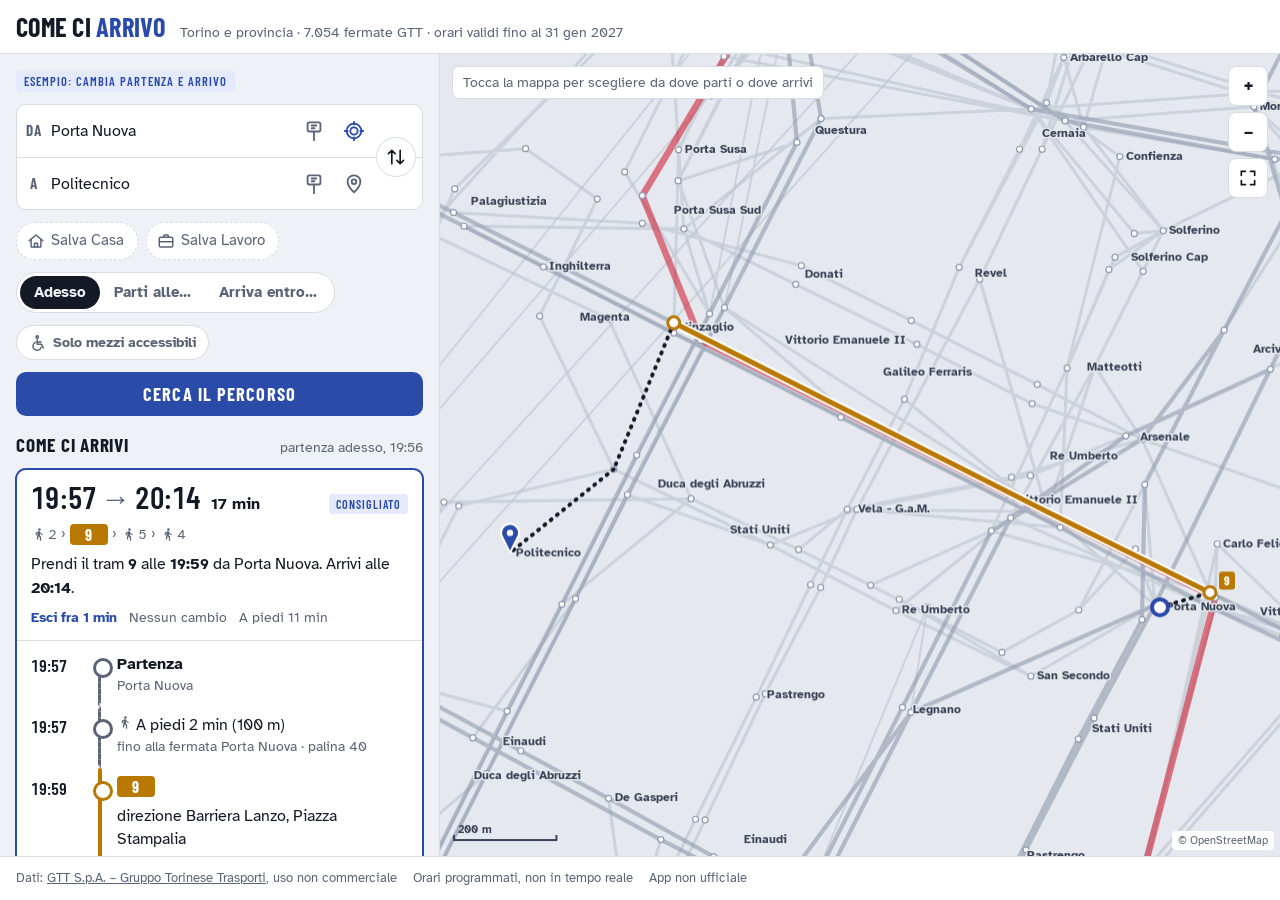
<file: docs/index.html>
<!doctype html>
<html lang="it">
<head>
<meta charset="utf-8">
<meta name="viewport" content="width=device-width,initial-scale=1,viewport-fit=cover">
<meta name="theme-color" content="#2a4ba8">
<meta name="description" content="Percorsi con bus, tram e metro GTT a Torino: linea da prendere e orario di arrivo.">
<link rel="manifest" href="manifest.webmanifest">
<link rel="icon" href="icon-192.png">
<link rel="apple-touch-icon" href="icon-180.png">
<meta name="apple-mobile-web-app-capable" content="yes">
<meta name="apple-mobile-web-app-title" content="Come ci arrivo">
<style>:root{padding-top:env(safe-area-inset-top,0px);padding-bottom:env(safe-area-inset-bottom,0px)}[hidden]{display:none!important}</style>
</head>
<body>
<title>Come ci arrivo</title>
<meta name="claude:viewport-fit-sides" content="cover">
<link rel="preconnect" href="https://fonts.googleapis.com">
<link rel="preconnect" href="https://fonts.gstatic.com" crossorigin>
<link rel="stylesheet" href="https://fonts.googleapis.com/css2?family=Atkinson+Hyperlegible:wght@400;700&family=Barlow+Condensed:wght@400;600;700&display=swap">
<style>
/* Layout: pannello del viaggio a sinistra (sopra, su telefono), mappa della rete GTT a destra.
   Tono: palina di fermata. Numeri di linea su targhette, orari grandi in carattere condensato. */
:root {
  --bg: #eef1f5;
  --surface: #ffffff;
  --surface-2: #f6f8fb;
  --ink: #131a26;
  --muted: #5a6476;
  --line: #d6dce5;
  --accent: #2a4ba8;
  --accent-ink: #ffffff;
  --accent-soft: #e4eafb;
  --warn: #9a5b00;
  --metro: #d3263a;
  --tram: #b97800;
  --bus: #2c8656;
  --extra: #6a4bb0;
  --tour: #9a5a2a;
  --map-bg: #e5e9ef;
  --net: #bcc4d1;
  --net-strong: #8f9aad;
  --map-label: #3b4456;
  --display: "Barlow Condensed", "Arial Narrow", "Roboto Condensed", sans-serif;
  --body: "Atkinson Hyperlegible", system-ui, -apple-system, "Segoe UI", sans-serif;
  --r: 10px;
}
@media (prefers-color-scheme: dark) {
  :root:not([data-theme="light"]) {
    --bg: #0d121b; --surface: #151c28; --surface-2: #1b2331; --ink: #e8ecf3; --muted: #98a2b5;
    --line: #2a3445; --accent: #8fa8f0; --accent-ink: #0d121b; --accent-soft: #1f2b47; --warn: #e0a64a;
    --metro: #f05a69; --tram: #e2a33a; --bus: #4fbf85; --extra: #a58ae6; --tour: #d19162;
    --map-bg: #101722; --net: #2b3546; --net-strong: #48546b; --map-label: #b7c0d0;
    color-scheme: dark;
  }
}
:root[data-theme="dark"] {
  --bg: #0d121b; --surface: #151c28; --surface-2: #1b2331; --ink: #e8ecf3; --muted: #98a2b5;
  --line: #2a3445; --accent: #8fa8f0; --accent-ink: #0d121b; --accent-soft: #1f2b47; --warn: #e0a64a;
  --metro: #f05a69; --tram: #e2a33a; --bus: #4fbf85; --extra: #a58ae6; --tour: #d19162;
  --map-bg: #101722; --net: #2b3546; --net-strong: #48546b; --map-label: #b7c0d0;
  color-scheme: dark;
}

[hidden] { display: none !important; }
html, body { height: 100%; }
body {
  margin: 0;
  background: var(--bg);
  color: var(--ink);
  font: 16px/1.45 var(--body);
  -webkit-font-smoothing: antialiased;
}
* { box-sizing: border-box; }
button, input { font: inherit; color: inherit; }
:focus-visible { outline: 2px solid var(--accent); outline-offset: 2px; }

.app {
  min-height: 100%;
  display: grid;
  grid-template-rows: auto 1fr auto;
}

/* ---- testata ---- */
.bar {
  display: flex; flex-wrap: wrap; align-items: baseline; gap: 4px 14px;
  padding-block: 14px 10px;
  padding-left: max(16px, env(safe-area-inset-left, 0px));
  padding-right: max(16px, env(safe-area-inset-right, 0px));
  border-bottom: 1px solid var(--line);
  background: var(--surface);
}
.brand {
  margin: 0;
  font: 700 1.65rem/1 var(--display);
  letter-spacing: 0.01em;
  text-transform: uppercase;
}
.brand span { color: var(--accent); }
.feedinfo { margin: 0; color: var(--muted); font-size: 0.85rem; }

/* ---- impaginazione ---- */
.layout { display: grid; grid-template-columns: 1fr; min-height: 0; }
.panel {
  min-width: 0;
  padding-block: 16px 24px;
  padding-left: max(16px, env(safe-area-inset-left, 0px));
  padding-right: max(16px, env(safe-area-inset-right, 0px));
  display: grid; gap: 18px; align-content: start;
}
.map-wrap {
  position: relative;
  height: 62vh; min-height: 340px;
  background: var(--map-bg);
  border-top: 1px solid var(--line);
  overflow: hidden;
}
@media (min-width: 900px) {
  .app { height: 100%; }
  .layout { grid-template-columns: minmax(380px, 440px) 1fr; overflow: hidden; }
  .panel { overflow-y: auto; border-right: 1px solid var(--line); background: var(--bg); }
  .map-wrap { height: auto; min-height: 0; border-top: 0; }
}

/* ---- modulo ---- */
.plan { display: grid; gap: 12px; }
.fields {
  position: relative;
  display: grid; gap: 0;
  background: var(--surface);
  border: 1px solid var(--line);
  border-radius: var(--r);
}
.field { position: relative; display: grid; grid-template-columns: 34px 1fr auto; align-items: center; min-width: 0; }
.field + .field { border-top: 1px solid var(--line); }
.field label {
  justify-self: center;
  font: 700 0.95rem/1 var(--display); text-transform: uppercase; letter-spacing: 0.06em;
  color: var(--muted);
}
.field input {
  width: 100%; min-width: 0;
  border: 0; background: transparent;
  padding: 14px 6px 14px 0;
  font-size: 1.02rem;
}
.field input:focus { outline: none; }
.field:focus-within { box-shadow: inset 3px 0 0 var(--accent); }
.field input::placeholder { color: var(--muted); opacity: 0.85; }
.field-tools { display: flex; gap: 0; padding-right: 48px; }
.icon-btn {
  display: inline-grid; place-items: center;
  width: 40px; height: 40px;
  border: 0; border-radius: 8px; background: transparent; color: var(--muted);
  cursor: pointer;
}
.icon-btn:hover { background: var(--surface-2); color: var(--ink); }
.icon-btn svg { width: 22px; height: 22px; }
.icon-btn.gps { color: var(--accent); }
.icon-btn.palina[aria-pressed="true"] { background: var(--accent-soft); color: var(--accent); }
.suggest .s-hint { padding: 10px; color: var(--muted); font-size: 0.9rem; cursor: default; }
.suggest .s-hint:hover { background: none; }
.suggest .s-kind.pal { color: var(--accent); font-variant-numeric: tabular-nums; }
.swap {
  position: absolute; right: 6px; top: 50%; transform: translateY(-50%);
  width: 40px; height: 40px; border-radius: 50%;
  border: 1px solid var(--line); background: var(--surface); color: var(--ink);
  display: grid; place-items: center; cursor: pointer; z-index: 2;
}
.swap:hover { border-color: var(--accent); color: var(--accent); }
.swap svg { width: 20px; height: 20px; }

.suggest {
  position: absolute; left: 0; right: 0; top: 100%; z-index: 30;
  margin: 4px 0 0; padding: 4px; list-style: none;
  background: var(--surface); border: 1px solid var(--line); border-radius: var(--r);
  box-shadow: 0 10px 28px rgb(10 20 40 / 0.18);
  max-height: 340px; overflow-y: auto;
}
.suggest li {
  display: grid; grid-template-columns: 1fr auto; gap: 0 10px; align-items: center;
  padding: 8px 10px; border-radius: 7px; cursor: pointer;
}
.suggest li[aria-selected="true"], .suggest li:hover { background: var(--accent-soft); }
.suggest .s-name { font-weight: 700; min-width: 0; overflow-wrap: anywhere; }
.suggest .s-sub { grid-column: 1; color: var(--muted); font-size: 0.85rem; min-width: 0; overflow-wrap: anywhere; }
.suggest .s-kind {
  grid-column: 2; grid-row: 1 / span 2;
  font: 600 0.78rem/1 var(--display); text-transform: uppercase; letter-spacing: 0.06em; color: var(--muted);
}
.suggest .s-head {
  padding: 8px 10px 4px; cursor: default;
  font: 600 0.78rem/1 var(--display); text-transform: uppercase; letter-spacing: 0.08em; color: var(--muted);
}
.suggest .s-head:hover { background: none; }

.when { display: flex; flex-wrap: wrap; gap: 8px; align-items: center; }
.seg { display: inline-flex; border: 1px solid var(--line); border-radius: 999px; background: var(--surface); padding: 3px; }
.seg button {
  border: 0; background: transparent; border-radius: 999px; padding: 6px 14px; cursor: pointer;
  font-weight: 700; font-size: 0.92rem; color: var(--muted);
}
.seg button[aria-pressed="true"] { background: var(--ink); color: var(--bg); }
.when-at { display: flex; gap: 6px; flex-wrap: wrap; }
.when-at input {
  border: 1px solid var(--line); border-radius: 8px; background: var(--surface);
  padding: 6px 8px; min-height: 38px;
}
.go {
  border: 0; border-radius: var(--r); cursor: pointer;
  background: var(--accent); color: var(--accent-ink);
  padding: 13px 16px;
  font: 700 1.15rem/1 var(--display); text-transform: uppercase; letter-spacing: 0.06em;
}
.go:hover { filter: brightness(1.08); }
.msg { margin: 0; color: var(--warn); font-size: 0.92rem; }
.msg:empty { display: none; }
.example {
  justify-self: start;
  font: 600 0.78rem/1 var(--display); text-transform: uppercase; letter-spacing: 0.08em;
  color: var(--accent); background: var(--accent-soft); padding: 5px 8px; border-radius: 5px;
}

/* ---- risultati ---- */
.results { display: grid; gap: 10px; }
.results-head { display: flex; justify-content: space-between; align-items: baseline; gap: 8px; flex-wrap: wrap; }
.results-head h2 { margin: 0; font: 700 1.2rem/1.1 var(--display); text-transform: uppercase; letter-spacing: 0.04em; }
.results-head p { margin: 0; color: var(--muted); font-size: 0.88rem; }
.empty {
  margin: 0; padding: 14px 16px; border: 1px dashed var(--line); border-radius: var(--r);
  color: var(--muted); background: var(--surface);
}
.empty strong { color: var(--ink); }

.trip {
  background: var(--surface); border: 1px solid var(--line); border-radius: var(--r);
  overflow: hidden;
}
.trip[aria-current="true"] { border-color: var(--accent); box-shadow: 0 0 0 1px var(--accent); }
.trip-sum {
  display: grid; gap: 8px; width: 100%; text-align: left;
  padding: 12px 14px; border: 0; background: transparent; cursor: pointer;
}
.trip-top { display: flex; align-items: baseline; gap: 10px; flex-wrap: wrap; }
.times { font: 600 1.9rem/1 var(--display); font-variant-numeric: tabular-nums; letter-spacing: 0.01em; }
.times .arrow { color: var(--muted); font-weight: 400; margin: 0 4px; }
.dur { font-weight: 700; }
.tag {
  margin-left: auto;
  font: 600 0.75rem/1 var(--display); text-transform: uppercase; letter-spacing: 0.08em;
  padding: 4px 7px; border-radius: 4px; background: var(--accent-soft); color: var(--accent);
}
.tag.quiet { background: var(--surface-2); color: var(--muted); }
.lead { margin: 0; font-size: 1rem; }
.lead b { font-weight: 700; }
.meta { margin: 0; color: var(--muted); font-size: 0.86rem; display: flex; flex-wrap: wrap; gap: 2px 12px; }
.meta .soon { color: var(--accent); font-weight: 700; }

.chain { display: flex; flex-wrap: wrap; align-items: center; gap: 4px; }
.chain .sep { color: var(--muted); font-size: 0.8rem; }
.walkchip { display: inline-flex; align-items: center; gap: 2px; color: var(--muted); font-size: 0.86rem; font-variant-numeric: tabular-nums; }
.walkchip svg { width: 15px; height: 15px; }

.badge {
  display: inline-flex; align-items: center; justify-content: center;
  min-width: 2.3em; padding: 3px 6px 2px; border-radius: 4px;
  font: 700 1.02rem/1 var(--display); letter-spacing: 0.02em; color: #fff;
  background: var(--bus);
}
.badge.m-metro { background: var(--metro); }
.badge.m-tram { background: var(--tram); }
.badge.m-extra { background: var(--extra); }
.badge.m-tour { background: var(--tour); }
:root[data-theme="dark"] .badge { color: #0d121b; }
@media (prefers-color-scheme: dark) { :root:not([data-theme="light"]) .badge { color: #0d121b; } }

/* ---- passi del viaggio ---- */
.steps { list-style: none; margin: 0; padding: 4px 14px 14px; border-top: 1px solid var(--line); }
.step { display: grid; grid-template-columns: 52px 18px 1fr; gap: 0 8px; }
.step .st-time { font: 600 1.05rem/1.5 var(--display); font-variant-numeric: tabular-nums; padding-top: 8px; }
.step .st-rail { position: relative; }
.step .st-rail::before {
  content: ""; position: absolute; left: 7px; top: 0; bottom: 0; width: 4px; border-radius: 2px;
  background: var(--rail, var(--line));
}
.step.walk .st-rail::before { background: none; border-left: 3px dotted var(--muted); width: 0; left: 7px; }
.step .st-rail::after {
  content: ""; position: absolute; left: 2px; top: 13px; width: 14px; height: 14px; border-radius: 50%;
  background: var(--surface); border: 3px solid var(--rail, var(--muted));
}
.step.walk .st-rail::after { border-color: var(--muted); }
.step.end .st-rail::before { bottom: auto; height: 20px; }
.step.start .st-rail::before { top: 20px; }
.st-body { padding: 8px 0 10px; min-width: 0; }
.st-body p { margin: 0; overflow-wrap: anywhere; }
.st-body .st-sub { color: var(--muted); font-size: 0.88rem; }
.st-body .st-line { display: flex; gap: 8px; align-items: center; flex-wrap: wrap; margin-bottom: 2px; }
.code { font-variant-numeric: tabular-nums; color: var(--muted); font-size: 0.86rem; }
.st-body details { margin-top: 4px; font-size: 0.88rem; }
.st-body summary { cursor: pointer; color: var(--muted); }
.st-body details ol { margin: 4px 0 0; padding-left: 1.2em; color: var(--muted); }
.st-body details li { font-variant-numeric: tabular-nums; }
.live { display: inline-block; margin-top: 4px; font-size: 0.86rem; color: var(--accent); }
.wait { color: var(--muted); font-size: 0.86rem; padding: 0 0 6px; }

/* ---- mappa ---- */
#map { position: absolute; inset: 0; width: 100%; height: 100%; touch-action: none; cursor: grab; display: block; }
#map.dragging { cursor: grabbing; }
.map-ctrl {
  position: absolute; right: 12px; top: 12px; display: grid; gap: 6px;
}
.map-ctrl button {
  width: 40px; height: 40px; border-radius: 8px; border: 1px solid var(--line);
  background: var(--surface); color: var(--ink); cursor: pointer; display: grid; place-items: center;
  font: 700 1.3rem/1 var(--display);
}
.map-ctrl svg { width: 20px; height: 20px; }
.map-hint {
  position: absolute; left: 12px; top: 12px; margin: 0; max-width: calc(100% - 80px);
  padding: 6px 10px; border-radius: 7px; background: var(--surface); border: 1px solid var(--line);
  font-size: 0.85rem; color: var(--muted);
}
.map-pop {
  position: absolute; z-index: 5; width: 230px;
  background: var(--surface); border: 1px solid var(--line); border-radius: var(--r);
  box-shadow: 0 10px 28px rgb(10 20 40 / 0.22);
  padding: 10px; display: grid; gap: 8px;
}
.map-pop p { margin: 0; font-weight: 700; overflow-wrap: anywhere; }
.map-pop .st-sub { font-weight: 400; color: var(--muted); font-size: 0.85rem; }
.map-pop .pop-actions { display: grid; grid-template-columns: 1fr 1fr; gap: 6px; }
.map-pop button {
  border: 1px solid var(--line); border-radius: 7px; background: var(--surface-2); padding: 8px 6px; cursor: pointer;
  font-weight: 700; font-size: 0.9rem;
}
.map-pop button:hover { border-color: var(--accent); color: var(--accent); }

/* ---- piede ---- */
.foot {
  padding-block: 12px;
  padding-left: max(16px, env(safe-area-inset-left, 0px));
  padding-right: max(16px, env(safe-area-inset-right, 0px));
  border-top: 1px solid var(--line); background: var(--surface);
  color: var(--muted); font-size: 0.8rem;
  display: flex; flex-wrap: wrap; gap: 4px 16px;
}
.foot a { color: inherit; }

.loading { display: grid; gap: 8px; }
.loading .bar-skel { height: 64px; border-radius: var(--r); background: var(--surface); border: 1px solid var(--line); }

@media (prefers-reduced-motion: no-preference) {
  .trip { transition: border-color 0.15s, box-shadow 0.15s; }
}

/* ---- luoghi salvati ---- */
.favs { display: flex; flex-wrap: wrap; gap: 8px; align-items: center; }
.favs:empty { display: none; }
.fav {
  display: inline-flex; align-items: center; gap: 6px;
  border: 1px solid var(--line); border-radius: 999px; background: var(--surface);
  padding: 7px 13px 7px 10px; cursor: pointer; font-weight: 700; font-size: 0.92rem;
}
.fav svg { width: 18px; height: 18px; color: var(--accent); }
.fav:hover { border-color: var(--accent); }
.fav.unset { border-style: dashed; color: var(--muted); font-weight: 400; }
.fav.unset svg { color: var(--muted); }
.fav.edit { border-color: var(--warn); color: var(--warn); }
.fav.edit svg { color: var(--warn); }
.link-btn {
  border: 0; background: none; padding: 6px 2px; cursor: pointer;
  color: var(--accent); font-weight: 700; font-size: 0.9rem;
}

/* ---- opzioni ---- */
.opts { display: flex; flex-wrap: wrap; gap: 8px; }
.chip-toggle {
  display: inline-flex; align-items: center; gap: 6px;
  border: 1px solid var(--line); border-radius: 999px; background: var(--surface); color: var(--muted);
  padding: 6px 12px; cursor: pointer; font-weight: 700; font-size: 0.9rem;
}
.chip-toggle svg { width: 18px; height: 18px; }
.chip-toggle[aria-pressed="true"] { background: var(--accent-soft); border-color: var(--accent); color: var(--accent); }
.seg { flex-wrap: wrap; }

/* ---- azioni sul percorso ---- */
.trip-actions { display: flex; flex-wrap: wrap; gap: 8px; padding: 0 14px 14px; }
.act {
  display: inline-flex; align-items: center; gap: 6px;
  border: 1px solid var(--line); border-radius: 8px; background: var(--surface-2);
  padding: 8px 12px; cursor: pointer; font-weight: 700; font-size: 0.9rem;
}
.act svg { width: 18px; height: 18px; color: var(--accent); }
.act:hover { border-color: var(--accent); }
.share-text {
  width: 100%; min-height: 110px; margin: 0 14px 14px; max-width: calc(100% - 28px);
  border: 1px solid var(--line); border-radius: 8px; background: var(--surface-2); padding: 8px; font-size: 0.88rem;
}
.acc-ic { display: inline-flex; color: var(--accent); }
.acc-ic svg { width: 17px; height: 17px; }
.acc-note { color: var(--warn); font-size: 0.85rem; }

/* ---- tabellone ---- */
.board-actions { display: flex; gap: 16px; flex-wrap: wrap; }
.board { list-style: none; margin: 0; padding: 0; background: var(--surface); border: 1px solid var(--line); border-radius: var(--r); overflow: hidden; }
.board li {
  display: grid; grid-template-columns: 3.4em 3.8em auto 1fr auto; gap: 10px; align-items: center;
  padding: 9px 12px; border-top: 1px solid var(--line);
}
.board li:first-child { border-top: 0; }
.b-time { font: 600 1.25rem/1 var(--display); font-variant-numeric: tabular-nums; }
.b-in { color: var(--accent); font-weight: 700; font-size: 0.85rem; font-variant-numeric: tabular-nums; }
.b-head { min-width: 0; overflow-wrap: anywhere; font-size: 0.92rem; }
.b-pal { color: var(--muted); font-size: 0.8rem; font-variant-numeric: tabular-nums; }
.b-rt { color: var(--bus); font-weight: 700; }
.b-rt.late { color: var(--warn); }
.board-links { display: flex; flex-direction: column; gap: 2px; }

/* ---- avvisi ---- */
.toast {
  position: fixed; z-index: 60; left: 50%; transform: translateX(-50%);
  bottom: calc(18px + env(safe-area-inset-bottom, 0px));
  max-width: min(92vw, 460px);
  background: var(--ink); color: var(--bg); padding: 10px 14px; border-radius: 10px;
  box-shadow: 0 10px 28px rgb(10 20 40 / 0.25); font-size: 0.92rem;
  display: flex; gap: 12px; align-items: center;
}
.toast button { border: 0; background: var(--accent); color: var(--accent-ink); border-radius: 7px; padding: 6px 10px; font-weight: 700; cursor: pointer; }

.tripbar {
  position: fixed; z-index: 50; left: 0; right: 0; bottom: 0;
  display: flex; gap: 12px; align-items: center;
  padding-block: 12px calc(12px + env(safe-area-inset-bottom, 0px));
  padding-left: max(16px, env(safe-area-inset-left, 0px));
  padding-right: max(16px, env(safe-area-inset-right, 0px));
  background: var(--ink); color: var(--bg);
  box-shadow: 0 -8px 24px rgb(10 20 40 / 0.25);
}
.tripbar.alert { background: var(--accent); color: var(--accent-ink); }
.tb-text { flex: 1; min-width: 0; }
.tb-text p { margin: 0; overflow-wrap: anywhere; }
#tb-main { font: 700 1.2rem/1.2 var(--display); text-transform: uppercase; letter-spacing: 0.03em; }
#tb-sub { font-size: 0.88rem; opacity: 0.85; }
.tripbar button { border: 1px solid currentColor; background: transparent; color: inherit; border-radius: 8px; padding: 8px 14px; font-weight: 700; cursor: pointer; }
body.tripping .app { padding-bottom: 84px; }

/* ---- lettore QR ---- */
.scanner { position: fixed; inset: 0; z-index: 100; background: #000; display: grid; place-items: center; }
.scanner video { position: absolute; inset: 0; width: 100%; height: 100%; object-fit: cover; }
.scan-frame { position: relative; width: min(64vw, 280px); aspect-ratio: 1; border: 3px solid #fff; border-radius: 18px; box-shadow: 0 0 0 100vmax rgb(0 0 0 / 0.45); }
.scan-msg {
  position: absolute; left: 16px; right: 16px; bottom: calc(96px + env(safe-area-inset-bottom, 0px));
  margin: 0; text-align: center; color: #fff; font-weight: 700; text-shadow: 0 1px 4px #000;
}
.scan-close {
  position: absolute; bottom: calc(28px + env(safe-area-inset-bottom, 0px)); left: 50%; transform: translateX(-50%);
  border: 0; border-radius: 999px; background: #fff; color: #111; padding: 12px 26px; font-weight: 700; cursor: pointer;
}

.osm-attr {
  position: absolute; right: 6px; bottom: 6px; z-index: 3;
  font-size: 11px; color: var(--muted); background: var(--surface); padding: 2px 6px; border-radius: 4px; text-decoration: none;
}
.map-pop button.wide { grid-column: 1 / -1; display: inline-flex; align-items: center; justify-content: center; gap: 6px; }
.map-pop button.wide svg { width: 17px; height: 17px; }
.st-body .link-btn { display: block; text-align: left; padding: 4px 0 0; }

</style>

<div class="app">
  <header class="bar">
    <h1 class="brand">Come ci <span>arrivo</span></h1>
    <p class="feedinfo" id="feedinfo">Torino e provincia · bus, tram e metro GTT</p>
  </header>

  <main class="layout">
    <section class="panel" aria-label="Viaggio">
      <form class="plan" id="plan" autocomplete="off">
        <span class="example" id="example" hidden>Esempio: cambia partenza e arrivo</span>
        <div class="fields">
          <div class="field" id="field-from">
            <label for="from-input">Da</label>
            <input id="from-input" type="text" inputmode="search" placeholder="Fermata, via o palina" aria-autocomplete="list" aria-controls="from-suggest">
            <div class="field-tools">
              <button type="button" class="icon-btn palina" id="from-palina" title="Scrivi il numero di palina" aria-label="Partenza: scrivi il numero di palina" aria-pressed="false">
                <svg viewBox="0 0 24 24" fill="none" stroke="currentColor" stroke-width="2" stroke-linecap="round" stroke-linejoin="round"><path d="M12 22v-9"/><rect x="5" y="2.5" width="14" height="10" rx="2"/><path d="M9.5 6h5M9.5 9h3"/></svg>
              </button>
              <button type="button" class="icon-btn gps" id="from-gps" title="Usa la mia posizione" aria-label="Usa la mia posizione">
                <svg viewBox="0 0 24 24" fill="none" stroke="currentColor" stroke-width="2" stroke-linecap="round"><circle cx="12" cy="12" r="4"/><path d="M12 2v3M12 19v3M2 12h3M19 12h3"/><circle cx="12" cy="12" r="8"/></svg>
              </button>
            </div>
            <ul class="suggest" id="from-suggest" role="listbox" hidden></ul>
          </div>
          <div class="field" id="field-to">
            <label for="to-input">A</label>
            <input id="to-input" type="text" inputmode="search" placeholder="Dove vuoi andare?" aria-autocomplete="list" aria-controls="to-suggest">
            <div class="field-tools">
              <button type="button" class="icon-btn palina" id="to-palina" title="Scrivi il numero di palina" aria-label="Arrivo: scrivi il numero di palina" aria-pressed="false">
                <svg viewBox="0 0 24 24" fill="none" stroke="currentColor" stroke-width="2" stroke-linecap="round" stroke-linejoin="round"><path d="M12 22v-9"/><rect x="5" y="2.5" width="14" height="10" rx="2"/><path d="M9.5 6h5M9.5 9h3"/></svg>
              </button>
              <button type="button" class="icon-btn" id="to-map" title="Scegli sulla mappa" aria-label="Scegli l'arrivo sulla mappa">
                <svg viewBox="0 0 24 24" fill="none" stroke="currentColor" stroke-width="2" stroke-linejoin="round"><path d="M12 21s-7-6.2-7-11.5A7 7 0 0 1 19 9.5C19 14.8 12 21 12 21z"/><circle cx="12" cy="9.5" r="2.5"/></svg>
              </button>
            </div>
            <ul class="suggest" id="to-suggest" role="listbox" hidden></ul>
          </div>
          <button type="button" class="swap" id="swap" title="Inverti partenza e arrivo" aria-label="Inverti partenza e arrivo">
            <svg viewBox="0 0 24 24" fill="none" stroke="currentColor" stroke-width="2" stroke-linecap="round" stroke-linejoin="round"><path d="M7 4v16M3 8l4-4 4 4M17 20V4M13 16l4 4 4-4"/></svg>
          </button>
        </div>

        <div class="favs" id="favs" aria-label="Luoghi salvati"></div>

        <div class="when">
          <div class="seg" role="group" aria-label="Quando">
            <button type="button" id="when-now" aria-pressed="true">Adesso</button>
            <button type="button" id="when-later" aria-pressed="false">Parti alle…</button>
            <button type="button" id="when-by" aria-pressed="false">Arriva entro…</button>
          </div>
          <div class="when-at" id="when-at" hidden>
            <input type="date" id="when-date" aria-label="Giorno">
            <input type="time" id="when-time" aria-label="Ora" step="60">
          </div>
        </div>

        <div class="opts">
          <button type="button" class="chip-toggle" id="acc" aria-pressed="false" title="Usa solo mezzi e fermate accessibili in carrozzina">
            <svg viewBox="0 0 24 24" fill="none" stroke="currentColor" stroke-width="2" stroke-linecap="round" stroke-linejoin="round" aria-hidden="true"><circle cx="11" cy="4" r="1.6"/><path d="M11 7.5v6h5.5l2.5 5"/><path d="M11 10.5h5"/><path d="M8.5 11.2a5.5 5.5 0 1 0 7.6 6.6"/></svg>
            Solo mezzi accessibili
          </button>
        </div>

        <button type="submit" class="go" id="go">Cerca il percorso</button>
        <p class="msg" id="msg" role="status"></p>
      </form>

      <section class="results" id="results" aria-live="polite">
        <div class="loading"><div class="bar-skel"></div><div class="bar-skel"></div></div>
      </section>
    </section>

    <section class="map-wrap" id="map-wrap" aria-label="Mappa della rete">
      <canvas id="map" aria-label="Mappa delle linee GTT. Tocca un punto per partire o arrivare lì."></canvas>
      <p class="map-hint" id="map-hint">Tocca la mappa per scegliere da dove parti o dove arrivi</p>
      <div class="map-ctrl">
        <button type="button" id="zoom-in" aria-label="Ingrandisci">+</button>
        <button type="button" id="zoom-out" aria-label="Rimpicciolisci">−</button>
        <button type="button" id="zoom-fit" aria-label="Inquadra il percorso">
          <svg viewBox="0 0 24 24" fill="none" stroke="currentColor" stroke-width="2" stroke-linecap="round"><path d="M4 9V4h5M20 9V4h-5M4 15v5h5M20 15v5h-5"/></svg>
        </button>
      </div>
      <div class="map-pop" id="map-pop" hidden></div>
      <a class="osm-attr" id="osm-attr" href="https://www.openstreetmap.org/copyright" target="_blank" rel="noopener" hidden>© OpenStreetMap</a>
    </section>
  </main>

  <footer class="foot">
    <span>Dati: <a href="https://www.gtt.to.it" target="_blank" rel="noopener">GTT S.p.A. – Gruppo Torinese Trasporti</a>, uso non commerciale</span>
    <span>Orari programmati, non in tempo reale</span>
    <span>App non ufficiale</span>
  </footer>
</div>

<div class="toast" id="toast" role="status" hidden></div>

<div class="tripbar" id="tripbar" hidden>
  <div class="tb-text"><p id="tb-main"></p><p id="tb-sub"></p></div>
  <button type="button" id="tb-stop">Ferma</button>
</div>

<div class="scanner" id="scanner" hidden>
  <video id="scan-video" playsinline muted></video>
  <div class="scan-frame" aria-hidden="true"></div>
  <p class="scan-msg" id="scan-msg">Inquadra il QR sul cartello della fermata</p>
  <button type="button" class="scan-close" id="scan-close">Annulla</button>
</div>

<script>
/* Calcolo dei percorsi sui dati GTT (algoritmo RAPTOR).
 * Funziona sia nel browser (window.GTTRouter) sia in Node (module.exports). */
(function (root) {
  'use strict';

  const WALK_SPEED = 1.3;       // m/s a piedi
  const DETOUR = 1.3;           // le strade non sono in linea d'aria
  const TRANSFER_RADIUS = 400;  // m, cambio a piedi tra fermate vicine
  const ACCESS_RADIUS = 1000;   // m, fermate raggiungibili a piedi da partenza/arrivo
  const MAX_ACCESS_RADIUS = 2500;
  const MAX_WALK_ONLY = 35 * 60; // s, oltre non proponiamo di andare solo a piedi
  const SLACK = 60;             // s di margine per ogni cambio
  const MAX_ROUNDS = 5;         // fino a 4 cambi
  const INF = 1e9;
  const DAY = 86400;

  function walkSecs(m) { return Math.round(m * DETOUR / WALK_SPEED); }

  function dist(lat1, lon1, lat2, lon2) {
    const x = (lon2 - lon1) * Math.cos((lat1 + lat2) * Math.PI / 360) * 111320;
    const y = (lat2 - lat1) * 110574;
    return Math.sqrt(x * x + y * y);
  }

  function parseYmd(s) {
    return Date.UTC(+s.slice(0, 4), +s.slice(4, 6) - 1, +s.slice(6, 8));
  }

  class Network {
    constructor(data) {
      this.feed = data.feed;
      const S = data.stops;
      const n = this.nStops = S.code.length;
      this.code = S.code; this.name = S.name; this.desc = S.desc; this.city = S.city;
      this.lat = new Float64Array(n); this.lon = new Float64Array(n);
      for (let i = 0; i < n; i++) { this.lat[i] = S.lat[i] / 1e5; this.lon[i] = S.lon[i] / 1e5; }
      this.wc = Int8Array.from(S.wc || []); // accessibilita' fermata: 0 non indicata, 1 si', 2 no
      this.routes = data.routes.map(([short, long, type, agency]) => ({ short, long, type, agency }));
      this.services = data.services;
      this.patterns = data.patterns.map((p) => {
        const stops = Int32Array.from(p.s);
        const profs = p.p.map((d) => {
          const c = new Int32Array(d.length + 1);
          for (let i = 0; i < d.length; i++) c[i + 1] = c[i] + d[i];
          return c;
        });
        const m = p.t.length / 4;
        const svc = new Int32Array(m), start = new Int32Array(m), prof = new Int32Array(m), wc = new Int8Array(m);
        for (let k = 0; k < m; k++) { svc[k] = p.t[4 * k]; start[k] = p.t[4 * k + 1]; prof[k] = p.t[4 * k + 2]; wc[k] = p.t[4 * k + 3]; }
        return { route: p.r, head: p.h, stops, profs, svc, start, prof, wc, n: m };
      });

      // fermata -> elenco di (pattern, posizione)
      const cnt = new Int32Array(n + 1);
      this.patterns.forEach((P) => P.stops.forEach((s) => cnt[s + 1]++));
      for (let i = 0; i < n; i++) cnt[i + 1] += cnt[i];
      this.spOff = cnt;
      const fill = cnt.slice(0, n);
      this.spPat = new Int32Array(cnt[n]); this.spPos = new Int32Array(cnt[n]);
      this.patterns.forEach((P, pi) => P.stops.forEach((s, pos) => {
        const j = fill[s]++; this.spPat[j] = pi; this.spPos[j] = pos;
      }));

      // griglia per trovare le fermate vicine
      this.cell = 0.005;
      this.grid = new Map();
      for (let i = 0; i < n; i++) {
        const key = this._key(Math.floor(this.lat[i] / this.cell), Math.floor(this.lon[i] / this.cell));
        let a = this.grid.get(key); if (!a) this.grid.set(key, (a = []));
        a.push(i);
      }

      // cambi a piedi tra fermate vicine
      this.transfers = new Array(n);
      for (let i = 0; i < n; i++) {
        this.transfers[i] = this.nearStops(this.lat[i], this.lon[i], TRANSFER_RADIUS)
          .filter((x) => x.s !== i).map((x) => [x.s, walkSecs(x.d)]);
      }
      this._tt = new Map();
      this.feedStart = parseYmd(this.feed.start);
    }

    _key(a, b) { return a * 100000 + b; }

    nearStops(lat, lon, radius) {
      const out = [];
      const cl = Math.ceil(radius / 550) + 1;
      const a0 = Math.floor(lat / this.cell), b0 = Math.floor(lon / this.cell);
      for (let a = a0 - cl; a <= a0 + cl; a++) {
        for (let b = b0 - cl; b <= b0 + cl; b++) {
          const g = this.grid.get(this._key(a, b)); if (!g) continue;
          for (const s of g) {
            const d = dist(lat, lon, this.lat[s], this.lon[s]);
            if (d <= radius) out.push({ s, d });
          }
        }
      }
      out.sort((x, y) => x.d - y.d);
      return out;
    }

    nearestStop(lat, lon) {
      for (const r of [300, 1000, 3000, 10000]) {
        const a = this.nearStops(lat, lon, r);
        if (a.length) return a[0];
      }
      return null;
    }

    /** Indice del giorno rispetto all'inizio del feed (date come anno, mese 1-12, giorno). */
    dayIndex(y, m, d) { return Math.round((Date.UTC(y, m - 1, d) - this.feedStart) / DAY / 1000); }

    inFeed(day) { return day >= 0 && day < this.feed.days; }

    /** Corse attive in un giorno di servizio: quelle del giorno, quelle della sera prima
     *  che proseguono dopo mezzanotte, e le prime del mattino dopo. */
    timetable(day) {
      if (this._tt.has(day)) return this._tt.get(day);
      const sv = this.services;
      const on = (svc, d) => d >= 0 && d < this.feed.days && sv[svc].charCodeAt(d) === 49;
      const tt = this.patterns.map((P) => {
        const st = [], pr = [], id = [];
        for (let k = 0; k < P.n; k++) {
          const last = P.profs[P.prof[k]][P.stops.length - 1];
          if (on(P.svc[k], day - 1) && P.start[k] + last >= DAY) { st.push(P.start[k] - DAY); pr.push(P.prof[k]); id.push(k); }
          if (on(P.svc[k], day)) { st.push(P.start[k]); pr.push(P.prof[k]); id.push(k); }
          if (on(P.svc[k], day + 1) && P.start[k] < 10 * 3600) { st.push(P.start[k] + DAY); pr.push(P.prof[k]); id.push(k); }
        }
        const ord = st.map((_, i) => i).sort((a, b) => st[a] - st[b]);
        return {
          n: ord.length,
          start: Int32Array.from(ord, (i) => st[i]),
          prof: Int32Array.from(ord, (i) => pr[i]),
          id: Int32Array.from(ord, (i) => id[i]),
          wc: Int8Array.from(ord, (i) => P.wc[id[i]]),
        };
      });
      if (this._tt.size > 3) this._tt.clear();
      this._tt.set(day, tt);
      return tt;
    }

    _access(lat, lon, stops) {
      if (stops && stops.length) {
        const extra = this.nearStops(lat, lon, 500);
        const seen = new Set();
        const out = [];
        for (const s of stops) { seen.add(s); out.push({ s, d: dist(lat, lon, this.lat[s], this.lon[s]) }); }
        for (const x of extra) if (!seen.has(x.s)) out.push(x);
        return out.map((x) => ({ s: x.s, d: x.d, w: walkSecs(x.d) }));
      }
      let a = this.nearStops(lat, lon, ACCESS_RADIUS);
      if (a.length < 4) a = this.nearStops(lat, lon, MAX_ACCESS_RADIUS).slice(0, 12);
      return a.map((x) => ({ s: x.s, d: x.d, w: walkSecs(x.d) }));
    }

    /** Una ricerca RAPTOR: restituisce i percorsi ottimi per numero di cambi. */
    _search(day, t0, access, egress, from, to, acc) {
      const n = this.nStops;
      const tt = this.timetable(day);
      const arr = [new Float64Array(n).fill(INF)];
      const par = [new Array(n)];
      const best = new Float64Array(n).fill(INF);
      let marked = new Set();
      for (const a of access) {
        const t = t0 + a.w;
        if (t < arr[0][a.s]) { arr[0][a.s] = t; best[a.s] = t; par[0][a.s] = { t: 'a', w: a.w, d: a.d }; marked.add(a.s); }
      }
      const egW = new Map();
      for (const e of egress) if (!egW.has(e.s) || egW.get(e.s).w > e.w) egW.set(e.s, e);
      let bestTarget = INF;
      const found = [];

      for (let k = 1; k <= MAX_ROUNDS && marked.size; k++) {
        arr[k] = Float64Array.from(arr[k - 1]);
        par[k] = new Array(n);
        const Q = new Map();
        for (const s of marked) {
          for (let j = this.spOff[s]; j < this.spOff[s + 1]; j++) {
            const p = this.spPat[j], pos = this.spPos[j];
            const q = Q.get(p);
            if (q === undefined || pos < q) Q.set(p, pos);
          }
        }
        const improved = new Set();
        const prev = arr[k - 1];
        const cur = arr[k];
        for (const [pi, pos0] of Q) {
          const P = this.patterns[pi], T = tt[pi];
          if (!T.n) continue;
          const L = P.stops.length;
          let trip = -1, bPos = -1;
          for (let pos = pos0; pos < L; pos++) {
            const s = P.stops[pos];
            if (trip >= 0 && !(acc && this.wc[s] === 2)) {
              const a = T.start[trip] + P.profs[T.prof[trip]][pos];
              if (a < best[s] && a < bestTarget) {
                cur[s] = a; best[s] = a;
                par[k][s] = { t: 'r', p: pi, trip, b: bPos, a: pos };
                improved.add(s);
              }
            }
            if (prev[s] < INF && pos < L - 1 && !(acc && this.wc[s] === 2)) {
              const ready = prev[s] + (k > 1 ? SLACK : 0);
              if (trip < 0 || ready < T.start[trip] + P.profs[T.prof[trip]][pos]) {
                let lo = 0, hi = trip < 0 ? T.n : trip;
                while (lo < hi) {
                  const mid = (lo + hi) >> 1;
                  if (T.start[mid] + P.profs[T.prof[mid]][pos] >= ready) hi = mid; else lo = mid + 1;
                }
                if (acc) while (lo < T.n && T.wc[lo] === 2) lo++;
                if (lo < (trip < 0 ? T.n : trip)) { trip = lo; bPos = pos; }
              }
            }
          }
        }
        // cambi a piedi
        marked = new Set(improved);
        const queue = Array.from(improved);
        while (queue.length) {
          const s = queue.pop();
          for (const [s2, w] of this.transfers[s]) {
            const a = cur[s] + w;
            if (a < best[s2] && a < bestTarget) {
              cur[s2] = a; best[s2] = a;
              par[k][s2] = { t: 'w', from: s, w };
              if (!marked.has(s2)) marked.add(s2);
            }
          }
        }
        // destinazione
        let bestE = -1;
        for (const s of marked) {
          const e = egW.get(s);
          if (e && cur[s] + e.w < bestTarget) { bestTarget = cur[s] + e.w; bestE = s; }
        }
        if (bestE >= 0) found.push(this._rebuild(k, bestE, egW.get(bestE), arr, par, tt, from, to, bestTarget));
      }
      return found;
    }

    _rebuild(k, e, eg, arr, par, tt, from, to, arrival) {
      const legs = [];
      const stopPt = (s) => ({ stop: s, lat: this.lat[s], lon: this.lon[s] });
      legs.push({ type: 'walk', from: stopPt(e), to, dur: eg.w, dist: eg.d, start: arrival - eg.w, end: arrival });
      let s = e, kk = k;
      while (kk > 0) {
        let p = par[kk][s];
        while (!p && kk > 0) { kk--; p = par[kk][s]; }
        if (kk === 0) break;
        while (p && p.t === 'w') {
          legs.unshift({ type: 'walk', from: stopPt(p.from), to: stopPt(s), dur: p.w,
            dist: dist(this.lat[p.from], this.lon[p.from], this.lat[s], this.lon[s]),
            start: arr[kk][s] - p.w, end: arr[kk][s] });
          s = p.from; p = par[kk][s];
        }
        if (!p || p.t !== 'r') break;
        const P = this.patterns[p.p], T = tt[p.p];
        const c = P.profs[T.prof[p.trip]];
        const base = T.start[p.trip];
        const times = [];
        const stops = [];
        for (let i = p.b; i <= p.a; i++) { stops.push(P.stops[i]); times.push(base + c[i]); }
        legs.unshift({
          type: 'ride', pattern: p.p, route: P.route, head: P.head,
          trip: T.id[p.trip], boardPos: p.b, alightPos: p.a,
          from: stopPt(P.stops[p.b]), to: stopPt(P.stops[p.a]),
          start: base + c[p.b], end: base + c[p.a], stops, times,
          wc: T.wc[p.trip],
        });
        s = P.stops[p.b];
        kk--;
      }
      const p0 = par[0][s];
      const firstRide = legs.find((l) => l.type === 'ride');
      if (p0 && firstRide) {
        legs.unshift({ type: 'walk', from, to: stopPt(s), dur: p0.w, dist: p0.d,
          start: firstRide.start - p0.w, end: firstRide.start });
      }
      // le camminate intermedie partono appena scesi
      return finish(legs, from, to);
    }

    _prep(q) {
      const from = { lat: q.from.lat, lon: q.from.lon };
      const to = { lat: q.to.lat, lon: q.to.lon };
      const direct = dist(from.lat, from.lon, to.lat, to.lon);
      return { from, to, direct, walkOnly: walkSecs(direct),
        access: this._access(from.lat, from.lon, q.from.stops),
        egress: this._access(to.lat, to.lon, q.to.stops) };
    }

    /** Cerca i percorsi in partenza dopo q.time.
     * q = { from:{lat,lon,stops?}, to:{lat,lon,stops?}, day, time (secondi dalla mezzanotte), accessible? } */
    plan(q) {
      const { from, to, direct, walkOnly, access, egress } = this._prep(q);
      const out = [];
      if (walkOnly <= MAX_WALK_ONLY) {
        out.push(finish([{ type: 'walk', from, to, dur: walkOnly, dist: direct, start: q.time, end: q.time + walkOnly }], from, to));
      }
      if (!this.inFeed(q.day) && !this.inFeed(q.day - 1)) return { journeys: out, reason: 'outside' };
      if (!access.length || !egress.length) return { journeys: out, reason: access.length ? 'noEgress' : 'noAccess' };

      let t = q.time;
      for (let i = 0; i < 4; i++) {
        const res = this._search(q.day, t, access, egress, from, to, q.accessible).filter((j) => j.rides > 0);
        if (!res.length) break;
        out.push(...(i === 0 ? res : [res[res.length - 1]]));
        const fastest = res[res.length - 1];
        t = Math.max(t + 60, fastest.leave + 60);
      }
      return { journeys: prune(out), reason: null };
    }

    /** Cerca i percorsi che arrivano entro q.time, partendo il piu' tardi possibile. */
    planArriveBy(q) {
      const { from, to, direct, walkOnly, access, egress } = this._prep(q);
      const target = q.time;
      const out = [];
      if (walkOnly <= MAX_WALK_ONLY) {
        out.push(finish([{ type: 'walk', from, to, dur: walkOnly, dist: direct, start: target - walkOnly, end: target }], from, to));
      }
      if (!this.inFeed(q.day) && !this.inFeed(q.day - 1)) return { journeys: out, reason: 'outside' };
      if (!access.length || !egress.length) return { journeys: out, reason: access.length ? 'noEgress' : 'noAccess' };
      const run = (t) => this._search(q.day, t, access, egress, from, to, q.accessible).filter((j) => j.rides > 0);
      const ea = (t) => { const r = run(t); return r.length ? r[r.length - 1].arrive : INF; };
      // l'arrivo piu' presto cresce con l'ora di partenza: ricerca binaria sull'ultima partenza utile
      let lo = Math.max(target - 4 * 3600, -2 * 3600), hi = target;
      if (ea(lo) > target) return { journeys: prune(out, true), reason: out.length ? null : 'tooEarly' };
      while (hi - lo > 60) {
        const mid = Math.floor((lo + hi) / 2);
        if (ea(mid) <= target) lo = mid; else hi = mid;
      }
      for (const t of [lo, lo - 600, lo - 1200, lo - 2400]) {
        out.push(...run(t).filter((j) => j.arrive <= target));
      }
      return { journeys: prune(out, true), reason: null };
    }

    /** Prossime partenze programmate da un gruppo di fermate. */
    departures(stops, day, time, limit = 16) {
      const tt = this.timetable(day);
      const out = [];
      for (const s of stops) {
        for (let j = this.spOff[s]; j < this.spOff[s + 1]; j++) {
          const pi = this.spPat[j], pos = this.spPos[j];
          const P = this.patterns[pi], T = tt[pi];
          if (pos >= P.stops.length - 1 || !T.n) continue;
          let lo = 0, hi = T.n;
          while (lo < hi) {
            const mid = (lo + hi) >> 1;
            if (T.start[mid] + P.profs[T.prof[mid]][pos] >= time) hi = mid; else lo = mid + 1;
          }
          for (let k = lo; k < Math.min(T.n, lo + 4); k++) {
            out.push({ time: T.start[k] + P.profs[T.prof[k]][pos], route: P.route, head: P.head, stop: s, wc: T.wc[k] });
          }
        }
      }
      out.sort((a, b) => a.time - b.time);
      return out.slice(0, limit);
    }
  }

  function finish(legs, from, to) {
    const rides = legs.filter((l) => l.type === 'ride');
    return {
      legs, rides: rides.length, transfers: Math.max(0, rides.length - 1),
      leave: legs[0].start, arrive: legs[legs.length - 1].end,
      walk: legs.filter((l) => l.type === 'walk').reduce((a, l) => a + l.dur, 0),
      key: rides.map((r) => `${r.pattern}:${r.trip}:${r.boardPos}:${r.alightPos}`).join('|') || 'walk',
    };
  }

  function prune(list, arriveBy) {
    const uniq = new Map();
    for (const j of list) if (!uniq.has(j.key)) uniq.set(j.key, j);
    const a = Array.from(uniq.values());
    const keep = a.filter((j) => !a.some((o) => o !== j && (
      // o e' meglio sotto ogni aspetto
      (o.leave >= j.leave && o.arrive <= j.arrive && o.transfers <= j.transfers &&
        o.walk <= j.walk + 120 &&
        (o.leave > j.leave || o.arrive < j.arrive || o.transfers < j.transfers || o.walk < j.walk)) ||
      // o parte quasi alla stessa ora, arriva molto prima e con meno cambi
      (o.leave >= j.leave - 300 && o.arrive + 600 <= j.arrive && o.transfers <= j.transfers))));
    // ordine: arrivo, con 3 minuti di "costo" per ogni cambio e un peso per le camminate lunghe
    const cost = (j) => (arriveBy ? -j.leave : j.arrive) + 180 * j.transfers + (j.rides ? 0.5 : 1) * Math.max(0, j.walk - 600);
    keep.sort((x, y) => cost(x) - cost(y) || y.leave - x.leave);
    return keep.slice(0, 6);
  }

  const api = { Network, dist, walkSecs };
  if (typeof module !== 'undefined' && module.exports) module.exports = api;
  else root.GTTRouter = api;
})(typeof window !== 'undefined' ? window : globalThis);

</script>
<script>
(function () {
  'use strict';
  const R = window.GTTRouter;
  const $ = (id) => document.getElementById(id);

  function h(tag, attrs, ...kids) {
    const e = document.createElement(tag);
    if (attrs) {
      for (const [k, v] of Object.entries(attrs)) {
        if (v == null || v === false) continue;
        if (k === 'class') e.className = v;
        else if (k === 'text') e.textContent = v;
        else if (k.startsWith('on')) e.addEventListener(k.slice(2), v);
        else e.setAttribute(k, v === true ? '' : String(v));
      }
    }
    for (const c of kids.flat()) {
      if (c == null || c === false) continue;
      e.append(c.nodeType ? c : document.createTextNode(String(c)));
    }
    return e;
  }
  function icon(svg) { const s = document.createElement('span'); s.innerHTML = svg; return s.firstChild; }
  const WALK_SVG = '<svg viewBox="0 0 24 24" fill="currentColor" aria-hidden="true"><circle cx="13.5" cy="4" r="2"/><path d="M11.3 7.2 7.6 9v4h1.9v-2.8l1.3-.6-1.6 10.4h2l1-5.3 2 2V22h2v-6.3l-2.1-2.1.6-3.3A5.5 5.5 0 0 0 18.6 13v-2a3.6 3.6 0 0 1-3.1-1.9l-1-1.6a2.1 2.1 0 0 0-3.2-.3z"/></svg>';

  const SVG = (d, extra = '') => `<svg viewBox="0 0 24 24" fill="none" stroke="currentColor" stroke-width="2" stroke-linecap="round" stroke-linejoin="round" aria-hidden="true"${extra}>${d}</svg>`;
  const HOME_SVG = SVG('<path d="M3 11.5 12 4l9 7.5"/><path d="M5.5 10v10h13V10"/><path d="M10 20v-5h4v5"/>');
  const WORK_SVG = SVG('<rect x="3" y="7" width="18" height="13" rx="2"/><path d="M9 7V5a1 1 0 0 1 1-1h4a1 1 0 0 1 1 1v2M3 13h18"/>');
  const WC_SVG = SVG('<circle cx="11" cy="4" r="1.6"/><path d="M11 7.5v6h5.5l2.5 5"/><path d="M11 10.5h5"/><path d="M8.5 11.2a5.5 5.5 0 1 0 7.6 6.6"/>');
  const SHARE_SVG = SVG('<circle cx="18" cy="5" r="2.5"/><circle cx="6" cy="12" r="2.5"/><circle cx="18" cy="19" r="2.5"/><path d="m8.2 10.8 7.6-4.4M8.2 13.2l7.6 4.4"/>');
  const BELL_SVG = SVG('<path d="M6 16V11a6 6 0 0 1 12 0v5l2 2H4z"/><path d="M10 21h4"/>');
  const BOARD_SVG = SVG('<rect x="3" y="4" width="18" height="14" rx="2"/><path d="M7 9h4M7 13h7M15 9h2"/><path d="M12 18v3"/>');
  /** Dentro un riquadro (la pagina su claude.ai) GPS, fotocamera e siti esterni sono bloccati. */
  const IN_FRAME = window.self !== window.top;
  const CAN_GPS = !IN_FRAME && !!navigator.geolocation;
  const CAN_SCAN = !IN_FRAME && !!(navigator.mediaDevices && navigator.mediaDevices.getUserMedia);
  const isPhone = () => window.matchMedia('(max-width: 899px)').matches;

  const store = {
    get(k, d) { try { const v = localStorage.getItem(k); return v ? JSON.parse(v) : d; } catch (e) { return d; } },
    set(k, v) { try { localStorage.setItem(k, JSON.stringify(v)); } catch (e) { /* niente */ } },
  };

  // ---------- tempo ----------
  function romeNow() {
    const f = new Intl.DateTimeFormat('en-GB', { timeZone: 'Europe/Rome', year: 'numeric', month: '2-digit', day: '2-digit', hour: '2-digit', minute: '2-digit', second: '2-digit', hour12: false });
    const p = {};
    for (const x of f.formatToParts(new Date())) p[x.type] = x.value;
    return { y: +p.year, m: +p.month, d: +p.day, secs: (+p.hour % 24) * 3600 + (+p.minute) * 60 + (+p.second) };
  }
  const pad = (n) => String(n).padStart(2, '0');
  function hm(t) {
    const mins = Math.floor(t / 60);
    const hh = ((Math.floor(mins / 60) % 24) + 24) % 24;
    return `${pad(hh)}:${pad(((mins % 60) + 60) % 60)}`;
  }
  function dur(sec) {
    const m = Math.max(1, Math.round(sec / 60));
    return m < 60 ? `${m} min` : `${Math.floor(m / 60)} h${m % 60 ? ' ' + (m % 60) + ' min' : ''}`;
  }
  function meters(m) { return m < 950 ? `${Math.round(m / 10) * 10} m` : `${(m / 1000).toFixed(1).replace('.', ',')} km`; }
  const MONTHS = ['gen', 'feb', 'mar', 'apr', 'mag', 'giu', 'lug', 'ago', 'set', 'ott', 'nov', 'dic'];
  function ymdLabel(s) { return `${+s.slice(6, 8)} ${MONTHS[+s.slice(4, 6) - 1]} ${s.slice(0, 4)}`; }
  function ymdIso(s) { return `${s.slice(0, 4)}-${s.slice(4, 6)}-${s.slice(6, 8)}`; }

  // ---------- linee ----------
  function mode(r) {
    if (r.agency === 'T') return 'tour';
    if (r.type === 1) return 'metro';
    if (r.type === 0) return 'tram';
    if (r.agency === 'E') return 'extra';
    return 'bus';
  }
  function noun(r) {
    const m = mode(r);
    if (m === 'metro') return 'la metro';
    if (m === 'tram') return 'il tram';
    if (r.type === 7) return 'la cremagliera';
    if (m === 'tour' && r.type === 0) return 'il tram storico';
    return 'il bus';
  }
  function badge(r) { return h('span', { class: `badge m-${mode(r)}`, text: r.short.replace(/\/$/, '/') }); }
  const liveUrl = (code) => `https://www.gtt.to.it/cms/percorari/arrivi?option=com_gtt&view=palina&palina=${encodeURIComponent(code)}`;

  // ---------- ricerca luoghi ----------
  function norm(s) {
    return s.normalize('NFD').replace(/[̀-ͯ]/g, '').toLowerCase()
      .replace(/\bc\.\s*so\b|\bcso\b/g, 'corso ')
      .replace(/\bp\.\s*z?za\b|\bpzz?a\b/g, 'piazza ')
      .replace(/\bp\.\s*le\b/g, 'piazzale ')
      .replace(/\bv\.\s*le\b/g, 'viale ')
      .replace(/\bl\.\s*go\b/g, 'largo ')
      .replace(/\bstr\.\s*/g, 'strada ')
      .replace(/\bstaz\.\s*/g, 'stazione ')
      .replace(/\bc\.\s*(?=[a-z])/g, 'corso ')
      .replace(/\bv\.\s*(?=[a-z])/g, 'via ')
      .replace(/[^a-z0-9]+/g, ' ').trim();
  }

  let net = null;
  let places = [];
  const byCode = new Map();

  function buildPlaces() {
    const groups = new Map();
    for (let s = 0; s < net.nStops; s++) {
      byCode.set(String(net.code[s]), s);
      const key = norm(net.name[s]) + '|' + net.city[s];
      let arr = groups.get(key);
      if (!arr) groups.set(key, (arr = []));
      let c = arr.find((c) => R.dist(c.lat, c.lon, net.lat[s], net.lon[s]) < 450);
      if (!c) arr.push((c = { stops: [], lat: net.lat[s], lon: net.lon[s] }));
      c.stops.push(s);
    }
    places = [];
    for (const arr of groups.values()) {
      for (const c of arr) {
        const s0 = c.stops[0];
        let lat = 0, lon = 0;
        for (const s of c.stops) { lat += net.lat[s]; lon += net.lon[s]; }
        lat /= c.stops.length; lon /= c.stops.length;
        const descs = [...new Set(c.stops.map((s) => net.desc[s]).filter(Boolean))];
        const label = net.name[s0];
        const city = net.city[s0];
        const nameN = norm(label);
        const extra = descs.find((d) => norm(d) !== nameN);
        const codes = c.stops.map((s) => net.code[s]);
        const sub = [codes.length > 1 ? `Paline ${codes.slice(0, 3).join(', ')}${codes.length > 3 ? '…' : ''}` : `Palina ${codes[0]}`,
          extra, city !== 'Torino' ? city : null].filter(Boolean).join(' · ');
        const nums = [];
        for (const d of descs) for (const m of d.matchAll(/\b(\d{1,4})\b/g)) nums.push(+m[1]);
        places.push({
          kind: 'stop', label, sub, city, lat, lon, stops: c.stops, nums,
          nameTok: nameN.split(' '), tok: norm([label, ...descs, city].join(' ')).split(' '),
        });
      }
    }
  }

  function stopPlace(s) {
    return {
      kind: 'stop', label: net.name[s], palina: String(net.code[s]),
      sub: [net.desc[s] && norm(net.desc[s]) !== norm(net.name[s]) ? net.desc[s] : null, net.city[s]].filter(Boolean).join(' · '),
      lat: net.lat[s], lon: net.lon[s], stops: [s],
    };
  }
  /** Testo di un luogo: le paline singole mostrano anche il numero. */
  const placeText = (p) => (p.palina ? `${p.label} · palina ${p.palina}` : p.label);

  // "1088", "palina 1088", "fermata 1088", "n. 1088", "#1088"
  const PAL_RE = /^(?:palina|paline|pal|fermata|ferm|numero|num|nr|n)?\s*(\d{1,6})$/;
  function searchPaline(digits) {
    if (!digits) return [];
    const hits = [];
    for (let s = 0; s < net.nStops; s++) {
      const c = String(net.code[s]);
      if (c.startsWith(digits)) hits.push([c, s]);
    }
    hits.sort((a, b) => a[0].length - b[0].length || +a[0] - +b[0]);
    return hits.slice(0, 8).map(([, s]) => stopPlace(s));
  }

  const GENERIC = new Set(['via', 'corso', 'piazza', 'piazzale', 'largo', 'strada', 'viale', 'lungo', 'borgata', 'fermata', 'di', 'del', 'della']);
  function searchPlaces(q) {
    const nq = norm(q);
    if (!nq) return [];
    const pal = nq.match(PAL_RE);
    if (pal) return searchPaline(pal[1]);
    const out = [];
    const qt = nq.split(' ');
    const words = qt.filter((t) => !/^\d+$/.test(t));
    const civic = qt.filter((t) => /^\d+$/.test(t)).map(Number);
    for (const p of places) {
      let score = 0, ok = words.length > 0, first = true;
      for (let i = 0; i < words.length; i++) {
        const t = words[i];
        if (GENERIC.has(t)) {
          // "piazza", "corso"... contano poco: il nome vero e' la parola dopo
          if (p.tok.some((w) => w.startsWith(t))) score += 1;
          continue;
        }
        const isFirst = first; first = false;
        if (p.nameTok.some((w) => w.startsWith(t))) score += 3 + (isFirst && p.nameTok[0].startsWith(t) ? 3 : 0);
        else if (p.tok.some((w) => w.startsWith(t))) score += 1;
        else { ok = false; break; }
      }
      if (!ok) continue;
      const strong = words.filter((t) => !GENERIC.has(t));
      if (strong.length && strong.length === p.nameTok.length && strong.every((t, i) => p.nameTok[i] === t)) score += 2;
      // numero civico: le descrizioni GTT spesso lo riportano ("Corso Francia n. 214")
      for (const n of civic) {
        if (p.nameTok.includes(String(n))) score += 3;
        else if (p.nums.length) score += 3 * Math.max(0, 1 - Math.min(...p.nums.map((x) => Math.abs(x - n))) / 120);
      }
      if (p.city === 'Torino') score += 1;
      score += Math.min(p.stops.length, 4) * 0.3;
      out.push({ score, place: p });
    }
    out.sort((a, b) => b.score - a.score || a.place.label.length - b.place.label.length);
    return out.slice(0, 8).map((x) => x.place);
  }

  // indirizzi: OpenStreetMap Nominatim, solo dove la pagina puo' raggiungerlo
  // dentro un riquadro (la pagina su claude.ai) le richieste esterne sono bloccate
  let addrBlocked = IN_FRAME;
  async function searchAddress(q, signal) {
    if (addrBlocked || q.length < 4) return [];
    const url = 'https://nominatim.openstreetmap.org/search?' + new URLSearchParams({
      format: 'jsonv2', q, limit: '5', countrycodes: 'it', 'accept-language': 'it',
      viewbox: '7.25,45.45,8.05,44.85', bounded: '1', addressdetails: '1',
    });
    try {
      const r = await fetch(url, { signal });
      if (!r.ok) return [];
      const js = await r.json();
      return js.map((x) => {
        const a = x.address || {};
        const road = [a.road || a.pedestrian || a.square || x.name, a.house_number].filter(Boolean).join(' ');
        const label = x.name && x.name !== a.road ? x.name : road || x.display_name.split(',')[0];
        const sub = [x.name && x.name !== a.road ? road : null, a.suburb || a.quarter, a.city || a.town || a.village].filter(Boolean).join(' · ');
        return { kind: 'addr', label, sub, lat: +x.lat, lon: +x.lon };
      });
    } catch (e) {
      if (e.name !== 'AbortError') addrBlocked = true;
      return [];
    }
  }

  // ---------- stato ----------
  const state = { from: null, to: null, when: 'now', result: null, q: null, sel: 0, pick: null, example: false,
    accessible: !!store.get('cca.accessibile', false), board: null };
  const recents = () => store.get('cca.recenti', []);
  const slimPlace = (p) => ({ kind: p.kind, label: p.label, sub: p.sub, lat: p.lat, lon: p.lon, stops: p.stops, palina: p.palina });
  function remember(p) {
    if (!p || p.kind === 'gps' || p.kind === 'map') return;
    const slim = slimPlace(p);
    const list = recents().filter((x) => !(x.label === slim.label && Math.abs(x.lat - slim.lat) < 1e-4));
    list.unshift(slim);
    store.set('cca.recenti', list.slice(0, 6));
  }

  function setMsg(text) { $('msg').textContent = text || ''; }
  function hideExample() { if (state.example) { state.example = false; $('example').hidden = true; } }

  function setPlace(role, place, opts = {}) {
    state[role] = place;
    $(`${role}-input`).value = place ? placeText(place) : '';
    if (!opts.keepExample) hideExample();
    map.setEndpoints(state.from, state.to);
    if (opts.noPlan) return;
    if (state.from && state.to) plan();
    else if (place) { map.focus(place.lat, place.lon); renderIdle(); }
  }

  function toast(text, action) {
    const t = $('toast');
    t.replaceChildren(h('span', { text }), action ? h('button', { type: 'button', text: action.label, onclick: action.run }) : null);
    t.hidden = false;
    clearTimeout(toast.timer);
    if (!action) toast.timer = setTimeout(() => { t.hidden = true; }, 3500);
  }

  // ---------- campi con suggerimenti ----------
  function makeField(role) {
    const input = $(`${role}-input`), list = $(`${role}-suggest`), palBtn = $(`${role}-palina`);
    const basePlaceholder = input.placeholder;
    let items = [], active = -1, ctl = null, addr = [], addrNote = null, lastQ = '', palMode = false;

    function setPalMode(on) {
      palMode = on;
      palBtn.setAttribute('aria-pressed', String(on));
      input.inputMode = on ? 'numeric' : 'search';
      input.placeholder = on ? 'Numero di palina, es. 1088' : basePlaceholder;
    }

    function render(local, o = {}) {
      list.replaceChildren();
      items = [];
      if (o.hint) list.append(h('li', { class: 's-hint', role: 'presentation', text: o.hint }));
      const add = (head, arr, recent) => {
        if (!arr.length) return;
        if (head) list.append(h('li', { class: 's-head', role: 'presentation', text: head }));
        for (const p of arr) {
          const i = items.length;
          items.push(p);
          const kind = p.palina ? `Palina ${p.palina}` : recent ? 'Recente' : p.kind === 'qr' ? 'Fotocamera'
            : p.kind === 'addr' || p.kind === 'addr-search' ? 'Indirizzo' : 'Fermata';
          list.append(h('li', { role: 'option', id: `${role}-opt-${i}`, 'aria-selected': 'false', 'data-i': i },
            h('span', { class: 's-name', text: p.label }),
            h('span', { class: p.palina ? 's-kind pal' : 's-kind', text: kind }),
            p.sub ? h('span', { class: 's-sub', text: p.sub }) : null));
        }
      };
      add(o.heading, local, o.heading === 'Recenti');
      add(addr.length ? 'Indirizzi' : null, addr);
      if (o.action) add(null, [o.action]);
      if (o.foot) list.append(h('li', { class: 's-hint', role: 'presentation', text: o.foot }));
      active = items.length ? 0 : -1;
      highlight();
      list.hidden = items.length === 0 && !o.hint && !o.foot;
    }
    function highlight() {
      list.querySelectorAll('[role=option]').forEach((li) => li.setAttribute('aria-selected', String(+li.dataset.i === active)));
      if (active >= 0) input.setAttribute('aria-activedescendant', `${role}-opt-${active}`);
      else input.removeAttribute('aria-activedescendant');
    }
    // ricerca indirizzi su richiesta (OpenStreetMap non permette l'autocompletamento)
    async function runAddr() {
      const q = input.value.trim();
      addrNote = 'Cerco l’indirizzo…';
      refresh();
      if (ctl) ctl.abort();
      ctl = new AbortController();
      const res = await searchAddress(q, ctl.signal);
      if (input.value.trim() !== q) return;
      addr = res;
      addrNote = res.length ? null : addrBlocked
        ? 'La ricerca degli indirizzi non funziona in questa pagina. Usa la palina, il nome della fermata o tocca la mappa.'
        : `Nessun indirizzo trovato per «${q}».`;
      refresh();
    }
    function choose(i) {
      const p = items[i];
      if (!p) return;
      if (p.kind === 'addr-search') { runAddr(); return; }
      if (p.kind === 'qr') { list.hidden = true; setPalMode(false); input.blur(); startScan(role); return; }
      list.hidden = true;
      setPalMode(false);
      setPlace(role, p);
    }
    function refresh() {
      const q = input.value.trim();
      if (palMode) {
        const digits = q.replace(/\D/g, '');
        const qr = CAN_SCAN ? { kind: 'qr', label: 'Inquadra il QR della palina', sub: 'Usa la fotocamera del telefono' } : null;
        if (!digits) { addr = []; render([], { hint: 'Scrivi il numero che leggi sul cartello della fermata.', action: qr }); return; }
        const hits = searchPaline(digits);
        render(hits, { hint: hits.length ? null : `Nessuna palina con il numero ${digits}.`, action: qr });
        return;
      }
      if (!q) { addr = []; render(recents(), { heading: 'Recenti' }); return; }
      const res = searchPlaces(q);
      const pal = norm(q).match(PAL_RE);
      const canAddr = !pal && q.length >= 4 && !addrBlocked && !addr.length && !addrNote;
      render(res, {
        hint: pal && !res.length ? `Nessuna palina con il numero ${pal[1]}.` : null,
        action: canAddr ? { kind: 'addr-search', label: 'Cerca l’indirizzo su OpenStreetMap', sub: `«${q}»` } : null,
        foot: addrNote,
      });
    }
    palBtn.addEventListener('click', () => {
      setPalMode(!palMode);
      if (palMode) { input.value = ''; state[role] = null; hideExample(); }
      input.focus();
      refresh();
    });
    input.addEventListener('input', () => {
      state[role] = null;
      hideExample();
      const q = input.value.trim();
      if (q !== lastQ) { addr = []; addrNote = null; lastQ = q; if (ctl) ctl.abort(); }
      refresh();
    });
    input.addEventListener('focus', () => { if (net) { input.select(); refresh(); } });
    input.addEventListener('blur', () => setTimeout(() => {
      if (document.activeElement === input) return;
      list.hidden = true;
      if (palMode && document.activeElement !== palBtn) setPalMode(false);
    }, 150));
    // il pulsante palina non toglie il fuoco al campo (la tastiera resta aperta)
    palBtn.addEventListener('pointerdown', (e) => { if (document.activeElement === input) e.preventDefault(); });
    input.addEventListener('keydown', (e) => {
      if (list.hidden) return;
      if (e.key === 'ArrowDown') { active = Math.min(items.length - 1, active + 1); highlight(); e.preventDefault(); }
      else if (e.key === 'ArrowUp') { active = Math.max(0, active - 1); highlight(); e.preventDefault(); }
      else if (e.key === 'Enter' && active >= 0) { e.preventDefault(); choose(active); }
      else if (e.key === 'Escape') { list.hidden = true; }
    });
    list.addEventListener('pointerdown', (e) => e.preventDefault());
    list.addEventListener('click', (e) => {
      const li = e.target.closest('[role=option]');
      if (li) choose(+li.dataset.i);
    });
    return {
      resolve() {
        if (state[role]) return true;
        const q = input.value.trim();
        if (!q) return false;
        const best = addr[0] || searchPlaces(q)[0];
        if (best) { state[role] = best; input.value = placeText(best); setPalMode(false); return true; }
        return false;
      },
    };
  }

  // ---------- posizione ----------
  function useGPS(auto) {
    if (!CAN_GPS) { if (!auto) gpsFail(); return; }
    if (!auto) setMsg('Cerco la tua posizione…');
    navigator.geolocation.getCurrentPosition((pos) => {
      const { latitude: lat, longitude: lon } = pos.coords;
      const near = net.nearestStop(lat, lon);
      if (!near || near.d > 20000) { setMsg('Sei fuori dalla zona servita da GTT. Scegli la partenza a mano.'); return; }
      setMsg('');
      map.setGps(lat, lon);
      setPlace('from', { kind: 'gps', label: 'La mia posizione', sub: `vicino a ${net.name[near.s]}`, lat, lon });
    }, () => { if (!auto) gpsFail(); }, { enableHighAccuracy: true, timeout: 12000, maximumAge: 60000 });
  }
  function gpsFail() {
    setMsg(IN_FRAME
      ? 'In questa pagina la posizione non è disponibile: usa il sito mikeflower.github.io/come-ci-arrivo, oppure tocca la mappa nel punto in cui sei o scrivi la palina.'
      : 'Non riesco a leggere la tua posizione. Controlla che il permesso per la posizione sia attivo, oppure tocca la mappa nel punto in cui sei.');
    startPick('from');
  }

  function startPick(role) {
    state.pick = role;
    const hint = $('map-hint');
    hint.textContent = role === 'from' ? 'Tocca la mappa nel punto da cui parti' : 'Tocca la mappa nel punto in cui vuoi arrivare';
    hint.style.color = 'var(--accent)';
    if (window.matchMedia('(max-width: 899px)').matches) $('map-wrap').scrollIntoView({ behavior: 'smooth', block: 'center' });
  }
  function endPick() {
    state.pick = null;
    const hint = $('map-hint');
    hint.textContent = 'Tocca la mappa per scegliere da dove parti o dove arrivi';
    hint.style.color = '';
  }

  // ---------- orario della ricerca ----------
  function queryTime() {
    if (state.when === 'now') return { ...romeNow(), now: true };
    const d = $('when-date').value, t = $('when-time').value;
    if (!d || !t) return { ...romeNow(), now: true };
    const [y, m, dd] = d.split('-').map(Number);
    const [hh, mm] = t.split(':').map(Number);
    return { y, m, d: dd, secs: hh * 3600 + mm * 60, now: false, by: state.when === 'by' };
  }

  // ---------- ricerca e risultati ----------
  function plan() {
    if (!net) return;
    if (!state.from || !state.to) { renderIdle(); return; }
    const q = queryTime();
    const day = net.dayIndex(q.y, q.m, q.d);
    const query = { from: state.from, to: state.to, day, time: q.secs, accessible: state.accessible };
    const res = q.by ? net.planArriveBy(query) : net.plan(query);
    state.result = res; state.q = q; state.sel = 0; state.board = null;
    renderResults();
    map.setJourney(res.journeys[0] || null);
    map.fitJourney();
    if (!state.example) { remember(state.from); remember(state.to); }
  }

  function select(i) {
    state.sel = i;
    renderResults();
    map.setJourney(state.result.journeys[i]);
    map.fitJourney();
  }

  function renderIdle() {
    const box = $('results');
    box.replaceChildren(h('p', { class: 'empty' },
      h('strong', { text: 'Scegli partenza e arrivo. ' }),
      'Puoi scrivere il nome di una fermata, il numero della palina o una via, oppure toccare la mappa.'));
  }

  function whenText(q) {
    const acc = state.accessible ? ' · solo accessibili' : '';
    if (q.now) return `partenza adesso, ${hm(q.secs)}${acc}`;
    return `${q.by ? 'arrivo entro' : 'partenza'} ${pad(q.d)}/${pad(q.m)} alle ${hm(q.secs)}${acc}`;
  }

  function renderResults() {
    const box = $('results');
    const { result: res, q } = state;
    box.replaceChildren();
    box.append(h('div', { class: 'results-head' },
      h('h2', { text: 'Come ci arrivi' }),
      h('p', { text: whenText(q) })));
    const js = res.journeys;
    if (!js.length) {
      const f = net.feed;
      const why = {
        outside: `Gli orari caricati valgono dal ${ymdLabel(f.start)} al ${ymdLabel(f.end)}. Scegli un giorno in questo periodo.`,
        noAccess: 'Non ci sono fermate GTT a meno di 2,5 km dalla partenza.',
        noEgress: 'Non ci sono fermate GTT a meno di 2,5 km dall’arrivo.',
        tooEarly: 'Non c’è modo di arrivare entro quell’ora partendo nelle 4 ore prima. Prova un orario più tardi.',
      }[res.reason] || 'Nessuna corsa trovata a quest’ora. Di notte passano poche linee: prova a partire più tardi.';
      box.append(h('p', { class: 'empty' }, h('strong', { text: 'Nessun percorso. ' }), why));
      return;
    }
    js.forEach((j, i) => box.append(card(j, i)));
  }

  function card(j, i) {
    const sel = i === state.sel;
    const rides = j.legs.filter((l) => l.type === 'ride');
    const art = h('article', { class: 'trip', 'aria-current': String(sel) });
    const chain = h('div', { class: 'chain', 'aria-hidden': 'true' });
    j.legs.forEach((l, k) => {
      if (l.type === 'walk' && l.dur < 60) return;
      if (chain.childNodes.length) chain.append(h('span', { class: 'sep', text: '›' }));
      if (l.type === 'walk') chain.append(h('span', { class: 'walkchip' }, icon(WALK_SVG), String(Math.round(l.dur / 60))));
      else chain.append(badge(net.routes[l.route]));
    });
    let lead;
    if (!rides.length) {
      lead = h('p', { class: 'lead' }, 'Vai ', h('b', { text: 'a piedi' }), `: ${meters(j.legs[0].dist)}. Arrivi alle `, h('b', { text: hm(j.arrive) }), '.');
    } else {
      const r0 = rides[0], route = net.routes[r0.route];
      lead = h('p', { class: 'lead' }, `Prendi ${noun(route)} `, h('b', { text: route.short }),
        ' alle ', h('b', { text: hm(r0.start) }), ` da ${net.name[r0.from.stop]}. Arrivi alle `, h('b', { text: hm(j.arrive) }), '.');
    }
    const meta = h('p', { class: 'meta' });
    if (state.q.now) {
      const mins = Math.round((j.leave - state.q.secs) / 60);
      meta.append(h('span', { class: mins <= 5 ? 'soon' : null, text: mins <= 0 ? 'Esci adesso' : `Esci fra ${dur(mins * 60)}` }));
    } else meta.append(h('span', { text: `Esci alle ${hm(j.leave)}` }));
    if (rides.length) meta.append(h('span', { text: j.transfers === 0 ? 'Nessun cambio' : j.transfers === 1 ? '1 cambio' : `${j.transfers} cambi` }));
    meta.append(h('span', { text: `A piedi ${dur(j.walk)}` }));

    const sum = h('button', { type: 'button', class: 'trip-sum', 'aria-expanded': String(sel), onclick: () => select(i) },
      h('div', { class: 'trip-top' },
        h('span', { class: 'times' }, hm(j.leave), h('span', { class: 'arrow', text: '→' }), hm(j.arrive)),
        h('span', { class: 'dur', text: dur(j.arrive - j.leave) }),
        i === 0 ? h('span', { class: 'tag', text: state.q.by ? 'Esci più tardi' : 'Consigliato' }) : null),
      chain, lead, meta);
    art.append(sum);
    if (sel) art.append(steps(j));
    return art;
  }

  function liveSlot(l, k) {
    if (!RT_PROXY || !state.q.now) return null;
    const el = h('p', { class: 'b-rt', hidden: true });
    liveForLeg(l, el);
    return el;
  }

  function stopLine(s) {
    return [net.name[s], ' ', h('span', { class: 'code', text: `· palina ${net.code[s]}` })];
  }

  function steps(j) {
    const ol = h('ol', { class: 'steps' });
    const from = state.from, to = state.to;
    ol.append(h('li', { class: 'step walk start' },
      h('span', { class: 'st-time', text: hm(j.leave) }), h('span', { class: 'st-rail' }),
      h('div', { class: 'st-body' }, h('p', null, h('b', { text: 'Partenza' })), h('p', { class: 'st-sub', text: placeText(from) }))));
    j.legs.forEach((l, k) => {
      if (l.type === 'walk') {
        if (l.dur < 45) return;
        const target = l.to.stop !== undefined ? ['fino alla fermata ', ...stopLine(l.to.stop)] : [`fino a ${to.label}`];
        ol.append(h('li', { class: 'step walk' },
          h('span', { class: 'st-time', text: hm(l.start) }), h('span', { class: 'st-rail' }),
          h('div', { class: 'st-body' },
            h('p', null, h('span', { class: 'walkchip' }, icon(WALK_SVG)), ` A piedi ${dur(l.dur)} (${meters(l.dist)})`),
            h('p', { class: 'st-sub' }, ...target))));
        return;
      }
      const route = net.routes[l.route];
      const rail = `--rail: var(--${mode(route)})`;
      const prev = j.legs[k - 1];
      const waitSec = prev ? l.start - prev.end : 0;
      const mid = [];
      for (let x = 1; x < l.stops.length - 1; x++) mid.push(h('li', null, `${hm(l.times[x])}  ${net.name[l.stops[x]]}`));
      const nStops = l.stops.length - 1;
      ol.append(h('li', { class: 'step ride', style: rail },
        h('span', { class: 'st-time', text: hm(l.start) }), h('span', { class: 'st-rail' }),
        h('div', { class: 'st-body' },
          waitSec >= 120 && k > 0 ? h('p', { class: 'wait', text: `Attesa ${dur(waitSec)}` }) : null,
          h('div', { class: 'st-line' }, badge(route), h('span', { text: `direzione ${l.head}` }),
            l.wc === 1 ? h('span', { class: 'acc-ic', title: 'Mezzo accessibile in carrozzina' }, icon(WC_SVG)) : null),
          state.accessible && l.wc !== 1 ? h('p', { class: 'acc-note', text: 'Accessibilità del mezzo non indicata da GTT' }) : null,
          h('p', null, 'Sali a ', ...stopLine(l.from.stop)),
          liveSlot(l, k),
          h('details', null,
            h('summary', { text: `${nStops} ${nStops === 1 ? 'fermata' : 'fermate'} · ${dur(l.end - l.start)}` }),
            mid.length ? h('ol', null, mid) : h('p', { class: 'st-sub', text: 'Scendi alla fermata successiva.' })),
          h('button', { type: 'button', class: 'link-btn', text: 'Prossime partenze da questa fermata', onclick: () => showBoard([l.from.stop], net.name[l.from.stop]) }),
          h('a', { class: 'live', href: liveUrl(net.code[l.from.stop]), target: '_blank', rel: 'noopener', text: 'Passaggi in tempo reale a questa fermata (sito GTT)' }))));
      ol.append(h('li', { class: 'step ride', style: rail },
        h('span', { class: 'st-time', text: hm(l.end) }), h('span', { class: 'st-rail' }),
        h('div', { class: 'st-body' }, h('p', null, 'Scendi a ', ...stopLine(l.to.stop)))));
    });
    ol.append(h('li', { class: 'step walk end' },
      h('span', { class: 'st-time', text: hm(j.arrive) }), h('span', { class: 'st-rail' }),
      h('div', { class: 'st-body' }, h('p', null, h('b', { text: 'Arrivo' })), h('p', { class: 'st-sub', text: placeText(to) }))));
    const actions = h('div', { class: 'trip-actions' });
    const shareBtn = h('button', { type: 'button', class: 'act', onclick: () => sharePlan(j, actions) }, icon(SHARE_SVG), 'Condividi');
    actions.append(shareBtn);
    if (CAN_GPS && j.rides) actions.append(h('button', { type: 'button', class: 'act', onclick: () => startTrip(j) }, icon(BELL_SVG), 'Avvisami quando scendere'));
    return h('div', null, ol, actions);
  }

  // ---------- condivisione ----------
  function shareText(j) {
    const fromTxt = state.from.kind === 'gps' ? `la mia posizione (${state.from.sub})` : placeText(state.from);
    const lines = [`Da ${fromTxt} a ${placeText(state.to)}`];
    const rides = j.legs.filter((l) => l.type === 'ride');
    if (!rides.length) lines.push(`A piedi: esco alle ${hm(j.leave)} e arrivo alle ${hm(j.arrive)} (${meters(j.legs[0].dist)}).`);
    else {
      lines.push(`Esco alle ${hm(j.leave)}.`);
      for (const l of rides) {
        const r = net.routes[l.route];
        lines.push(`${hm(l.start)} prendo ${noun(r)} ${r.short} direzione ${l.head} a ${net.name[l.from.stop]} (palina ${net.code[l.from.stop]}), scendo a ${net.name[l.to.stop]} alle ${hm(l.end)}.`);
      }
      lines.push(`Arrivo alle ${hm(j.arrive)}.`);
    }
    return lines.join('\n');
  }
  async function sharePlan(j, where) {
    const text = shareText(j);
    const url = IN_FRAME ? '' : location.href.split('#')[0];
    if (!IN_FRAME && navigator.share) {
      try { await navigator.share({ title: 'Il mio percorso', text, url: url || undefined }); return; }
      catch (e) { if (e.name === 'AbortError') return; }
    }
    const full = url ? `${text}\n${url}` : text;
    try { await navigator.clipboard.writeText(full); toast('Percorso copiato: incollalo dove vuoi.'); }
    catch (e) {
      const ta = h('textarea', { class: 'share-text', readonly: true, 'aria-label': 'Testo del percorso da copiare' });
      ta.value = full;
      where.after(ta); ta.focus(); ta.select();
      toast('Seleziona il testo e copialo.');
    }
  }

  // ---------- tabellone della fermata ----------
  function placeOfStop(s) { return places.find((p) => p.stops.includes(s)); }
  function showBoard(stops, title) {
    state.board = { stops, title };
    renderBoard();
    if (isPhone()) $('results').scrollIntoView({ behavior: 'smooth', block: 'start' });
  }
  function closeBoard() { state.board = null; if (state.result) renderResults(); else renderIdle(); }
  function renderBoard() {
    if (!state.board) return;
    const { stops, title } = state.board;
    const now = romeNow();
    const day = net.dayIndex(now.y, now.m, now.d);
    const deps = net.departures(stops, day, now.secs - 60, 20);
    const box = $('results');
    box.replaceChildren(
      h('div', { class: 'results-head' }, h('h2', { text: `Partenze da ${title}` }),
        h('p', { text: `${stops.length > 1 ? `paline ${stops.map((s) => net.code[s]).slice(0, 4).join(', ')}` : `palina ${net.code[stops[0]]}`} · orari programmati` })),
      h('div', { class: 'board-actions' },
        state.result ? h('button', { type: 'button', class: 'link-btn', text: '← Torna ai percorsi', onclick: closeBoard }) : null,
        h('button', { type: 'button', class: 'link-btn', text: 'Aggiorna', onclick: renderBoard }),
        h('button', { type: 'button', class: 'link-btn', text: 'Parti da qui', onclick: () => { const pl = stops.length > 1 ? placeOfStop(stops[0]) : stopPlace(stops[0]); state.board = null; setPlace('from', pl || stopPlace(stops[0])); } })));
    if (!deps.length) {
      box.append(h('p', { class: 'empty' }, h('strong', { text: 'Nessuna partenza a breve. ' }), 'Di notte passano poche linee.'));
    } else {
      const ul = h('ul', { class: 'board' });
      for (const d of deps) {
        const mins = Math.round((d.time - now.secs) / 60);
        ul.append(h('li', null,
          h('span', { class: 'b-time', text: hm(d.time) }),
          h('span', { class: 'b-in', text: mins <= 0 ? 'ora' : mins < 90 ? `fra ${mins} min` : '' }),
          badge(net.routes[d.route]),
          h('span', { class: 'b-head', text: d.head }),
          stops.length > 1 ? h('span', { class: 'b-pal', text: net.code[d.stop] }) : null));
      }
      box.append(ul);
    }
    box.append(h('div', { class: 'board-links' }, stops.slice(0, 4).map((s) =>
      h('a', { class: 'live', href: liveUrl(net.code[s]), target: '_blank', rel: 'noopener', text: `Passaggi in tempo reale alla palina ${net.code[s]} (sito GTT)` }))));
    loadLiveBoard(stops, box.querySelector('.board-actions'));
  }
  async function loadLiveBoard(stops, after) {
    if (!RT_PROXY) return;
    const board = state.board;
    const lists = await Promise.all(stops.slice(0, 4).map((s) => fetchRT(net.code[s]).then((d) => ({ s, d }))));
    if (state.board !== board || !after.isConnected) return;
    const now = romeNow().secs;
    const rows = [];
    for (const { s, d } of lists) {
      for (const e of d || []) {
        const rt = (e.PassaggiRT || []).map((x) => rtSecs(x, now));
        const times = rt.length ? rt : (e.PassaggiPR || []).map((x) => rtSecs(x, now));
        if (!times.length) continue;
        rows.push({ s, e, rt: rt.length > 0, first: Math.min(...times), times });
      }
    }
    if (!rows.length) return;
    rows.sort((a, b) => a.first - b.first);
    const ul = h('ul', { class: 'board' });
    for (const r of rows.slice(0, 12)) {
      const route = net.routes.find((x) => x.short === r.e.LineaAlias || x.short === r.e.Linea);
      const ins = r.times.slice(0, 3).map((t) => { const m = Math.round((t - now) / 60); return m <= 0 ? 'ora' : `${m} min`; }).join(' · ');
      ul.append(h('li', null,
        h('span', { class: 'b-time', text: hm(r.first) }),
        h('span', { class: r.rt ? 'b-in' : 'b-pal', text: r.rt ? 'tempo reale' : 'orario' }),
        route ? badge(route) : h('span', { class: 'badge', text: r.e.LineaAlias }),
        h('span', { class: 'b-head' }, titleCase(r.e.Direzione || ''), h('span', { class: 'b-rt', text: ` · fra ${ins}` })),
        stops.length > 1 ? h('span', { class: 'b-pal', text: net.code[r.s] }) : null));
    }
    after.after(h('div', { class: 'results-head' }, h('h2', { text: 'In tempo reale' }), h('p', { text: 'dati GTT' })), ul,
      h('div', { class: 'results-head' }, h('h2', { text: 'Orari programmati' })));
  }
  setInterval(() => { if (state.board && !document.hidden) renderBoard(); }, 30000);
  // ---------- tempo reale ----------
  // GTT non permette ad altri siti di leggere i passaggi in tempo reale: passano da un piccolo
  // "ponte" su Cloudflare (vedi proxy/README.md). Finche' l'indirizzo e' vuoto, l'app usa solo gli orari.
  const RT_PROXY = '';
  const rtCache = new Map();
  async function fetchRT(code) {
    if (!RT_PROXY || IN_FRAME) return null;
    const c = rtCache.get(code);
    if (c && Date.now() - c.t < 20000) return c.data;
    try {
      const r = await fetch(`${RT_PROXY}/palina/${encodeURIComponent(code)}`);
      if (!r.ok) return null;
      const data = await r.json();
      rtCache.set(code, { t: Date.now(), data });
      return data;
    } catch (e) { return null; }
  }
  function rtSecs(hhmm, now) {
    const [hh, mm] = String(hhmm).split(':').map(Number);
    let t = hh * 3600 + mm * 60;
    if (t < now - 6 * 3600) t += 86400;
    return t;
  }
  function titleCase(x) { return x.toLowerCase().replace(/(^|[\s,(/-])([a-zà-ù])/g, (m, a, b) => a + b.toUpperCase()); }
  async function liveForLeg(l, el) {
    const route = net.routes[l.route];
    const data = await fetchRT(net.code[l.from.stop]);
    if (!data || !el.isConnected) return;
    const now = romeNow().secs;
    const e = data.find((x) => x.LineaAlias === route.short || x.Linea === route.short);
    const rt = e ? (e.PassaggiRT || []).map((x) => rtSecs(x, now)) : [];
    if (!rt.length) return;
    const best = rt.reduce((a, b) => (Math.abs(b - l.start) < Math.abs(a - l.start) ? b : a));
    if (Math.abs(best - l.start) > 25 * 60) return;
    const diff = Math.round((best - l.start) / 60);
    el.textContent = `Tempo reale: passa alle ${hm(best)}${diff > 0 ? ` (${diff} min di ritardo)` : diff < 0 ? ` (${-diff} min prima)` : ' (in orario)'}`;
    el.className = diff > 2 ? 'b-rt late' : 'b-rt';
    el.hidden = false;
  }

  // ---------- luoghi salvati: Casa e Lavoro ----------
  const FAV = { casa: { name: 'Casa', icon: HOME_SVG }, lavoro: { name: 'Lavoro', icon: WORK_SVG } };
  let favEdit = false;
  const favs = { get: () => store.get('cca.preferiti', {}) || {}, set: (v) => store.set('cca.preferiti', v) };
  function renderFavs() {
    const box = $('favs');
    const f = favs.get();
    box.replaceChildren();
    for (const key of Object.keys(FAV)) {
      const p = f[key], name = FAV[key].name;
      const text = !p ? `Salva ${name}` : favEdit ? `Elimina ${name}` : name;
      box.append(h('button', {
        type: 'button', class: `fav${p ? '' : ' unset'}${p && favEdit ? ' edit' : ''}`,
        title: p ? `${name}: ${placeText(p)}` : `Salva il luogo nel campo A come ${name}`,
        onclick: () => favTap(key),
      }, icon(FAV[key].icon), h('span', { text })));
    }
    if (Object.keys(f).length) box.append(h('button', { type: 'button', class: 'link-btn', text: favEdit ? 'Fatto' : 'Modifica', onclick: () => { favEdit = !favEdit; renderFavs(); } }));
  }
  function favTap(key) {
    const f = favs.get();
    const name = FAV[key].name;
    if (favEdit && f[key]) {
      delete f[key]; favs.set(f);
      if (!Object.keys(f).length) favEdit = false;
      renderFavs(); toast(`${name} eliminata.`);
      return;
    }
    if (!f[key]) {
      if (!state.to || state.example) { setMsg(`Scegli prima il luogo nel campo A, poi tocca «Salva ${name}».`); $('to-input').focus(); return; }
      f[key] = slimPlace(state.to); favs.set(f); renderFavs(); setMsg('');
      toast(`${name} salvata: ${placeText(state.to)}.`);
      return;
    }
    const fromIsGuess = !state.from || state.example || state.from.kind === 'gps';
    setPlace('to', f[key], { noPlan: true });
    if (!fromIsGuess) { plan(); return; }
    if (CAN_GPS) { useGPS(false); return; }
    state.from = null; $('from-input').value = '';
    map.setEndpoints(state.from, state.to);
    renderIdle();
    setMsg('Scegli da dove parti: scrivi la palina, una fermata o una via, oppure tocca la mappa.');
    $('from-input').focus();
  }

  // ---------- mappa ----------
  class MapView {
    constructor(canvas, wrap) {
      this.c = canvas; this.wrap = wrap; this.ctx = canvas.getContext('2d');
      this.lat0 = 45.07; this.lon0 = 7.68;
      this.kx = 111320 * Math.cos(this.lat0 * Math.PI / 180); this.ky = 110574;
      this.cx = 0; this.cy = 0; this.s = 0.1;
      this.pointers = new Map();
      this.journey = null; this.from = null; this.to = null; this.gps = null;
      this.onTap = null; this.onMove = null;
      // strade di OpenStreetMap sotto le linee (solo sul sito: nel riquadro di claude.ai le immagini esterne sono bloccate)
      this.tilesOn = !IN_FRAME;
      this.tiles = new Map();
      this.readColors();
      this.bind();
      this.resize();
      const [x, y] = this.ll(45.0703, 7.6869);
      this.cx = x; this.cy = y; this.s = Math.max(0.05, this.W / 9000);
      if (window.ResizeObserver) new ResizeObserver(() => this.resize()).observe(wrap);
      else window.addEventListener('resize', () => this.resize());
      const mq = window.matchMedia('(prefers-color-scheme: dark)');
      const recolor = () => { this.readColors(); this.draw(); };
      if (mq.addEventListener) mq.addEventListener('change', recolor);
      new MutationObserver(recolor).observe(document.documentElement, { attributes: true, attributeFilter: ['data-theme'] });
    }
    readColors() {
      const cs = getComputedStyle(document.documentElement);
      const g = (n) => cs.getPropertyValue(n).trim();
      this.C = {
        bg: g('--map-bg'), net: g('--net'), strong: g('--net-strong'), label: g('--map-label'),
        ink: g('--ink'), surface: g('--surface'), accent: g('--accent'), muted: g('--muted'),
        metro: g('--metro'), tram: g('--tram'), bus: g('--bus'), extra: g('--extra'), tour: g('--tour'),
        body: g('--body') || 'sans-serif',
      };
      const theme = document.documentElement.getAttribute('data-theme');
      this.C.dark = theme === 'dark' || (theme !== 'light' && window.matchMedia('(prefers-color-scheme: dark)').matches);
    }
    ll(lat, lon) { return [(lon - this.lon0) * this.kx, -(lat - this.lat0) * this.ky]; }
    unll(x, y) { return [this.lat0 - y / this.ky, this.lon0 + x / this.kx]; }
    scr(x, y) { return [(x - this.cx) * this.s + this.W / 2, (y - this.cy) * this.s + this.H / 2]; }
    world(px, py) { return [(px - this.W / 2) / this.s + this.cx, (py - this.H / 2) / this.s + this.cy]; }

    setNetwork(n, pl) {
      this.net = n; this.places = pl.slice().sort((a, b) => b.stops.length - a.stops.length);
      this.sx = new Float64Array(n.nStops); this.sy = new Float64Array(n.nStops);
      for (let s = 0; s < n.nStops; s++) { const [x, y] = this.ll(n.lat[s], n.lon[s]); this.sx[s] = x; this.sy[s] = y; }
      const rank = (r) => ({ metro: 4, tram: 3, bus: 2, tour: 2, extra: 1 })[mode(r)];
      const seen = new Map();
      for (const P of n.patterns) {
        const rk = rank(n.routes[P.route]);
        for (let i = 0; i + 1 < P.stops.length; i++) {
          const a = P.stops[i], b = P.stops[i + 1];
          const key = a < b ? a * 8192 + b : b * 8192 + a;
          if ((seen.get(key) || 0) < rk) seen.set(key, rk);
        }
      }
      this.paths = { 1: new Path2D(), 2: new Path2D(), 3: new Path2D(), 4: new Path2D() };
      for (const [key, rk] of seen) {
        const a = Math.floor(key / 8192), b = key % 8192;
        this.paths[rk].moveTo(this.sx[a], this.sy[a]);
        this.paths[rk].lineTo(this.sx[b], this.sy[b]);
      }
      this.draw();
    }
    setEndpoints(f, t) { this.from = f; this.to = t; this.draw(); }
    setJourney(j) { this.journey = j; this.draw(); }
    setGps(lat, lon) { this.gps = [lat, lon]; this.draw(); }
    focus(lat, lon) {
      const [x, y] = this.ll(lat, lon);
      this.cx = x; this.cy = y; this.s = Math.max(this.s, 0.25); this.draw();
    }
    fitJourney() {
      const pts = [];
      if (this.from) pts.push([this.from.lat, this.from.lon]);
      if (this.to) pts.push([this.to.lat, this.to.lon]);
      if (this.journey) for (const l of this.journey.legs) {
        if (l.type === 'ride') for (const s of l.stops) pts.push([this.net.lat[s], this.net.lon[s]]);
      }
      if (!pts.length) return;
      let x0 = Infinity, y0 = Infinity, x1 = -Infinity, y1 = -Infinity;
      for (const [la, lo] of pts) { const [x, y] = this.ll(la, lo); x0 = Math.min(x0, x); x1 = Math.max(x1, x); y0 = Math.min(y0, y); y1 = Math.max(y1, y); }
      const padX = Math.min(70, this.W * 0.12), padTop = 60, padBot = 40;
      const w = Math.max(x1 - x0, 300), hh = Math.max(y1 - y0, 300);
      this.s = Math.min((this.W - 2 * padX) / w, (this.H - padTop - padBot) / hh, 0.8);
      this.cx = (x0 + x1) / 2;
      this.cy = (y0 + y1) / 2 - (padTop - padBot) / 2 / this.s;
      this.draw();
    }
    zoomAt(px, py, f) {
      const [wx, wy] = this.world(px, py);
      this.s = Math.min(3, Math.max(0.003, this.s * f));
      this.cx = wx - (px - this.W / 2) / this.s;
      this.cy = wy - (py - this.H / 2) / this.s;
      this.draw();
    }
    resize() {
      this.dpr = Math.min(window.devicePixelRatio || 1, 2.5);
      this.W = Math.max(1, this.wrap.clientWidth); this.H = Math.max(1, this.wrap.clientHeight);
      this.c.width = Math.round(this.W * this.dpr); this.c.height = Math.round(this.H * this.dpr);
      this._draw();
    }
    bind() {
      const c = this.c;
      const pos = (e) => { const r = c.getBoundingClientRect(); return [e.clientX - r.left, e.clientY - r.top]; };
      c.addEventListener('pointerdown', (e) => {
        c.setPointerCapture(e.pointerId);
        const [x, y] = pos(e);
        this.pointers.set(e.pointerId, { x, y });
        if (this.pointers.size === 1) this.down = { x, y, t: performance.now(), moved: false };
        else if (this.down) this.down.moved = true;
      });
      c.addEventListener('pointermove', (e) => {
        const p = this.pointers.get(e.pointerId);
        if (!p) return;
        const [x, y] = pos(e);
        if (this.pointers.size === 1) {
          if (this.down && !this.down.moved && Math.hypot(x - this.down.x, y - this.down.y) > 6) { this.down.moved = true; c.classList.add('dragging'); }
          if (!this.down || this.down.moved) {
            this.cx -= (x - p.x) / this.s; this.cy -= (y - p.y) / this.s;
            this.draw(); if (this.onMove) this.onMove();
          }
          p.x = x; p.y = y;
        } else if (this.pointers.size === 2) {
          const [a, b] = [...this.pointers.values()];
          const d0 = Math.hypot(a.x - b.x, a.y - b.y), m0 = [(a.x + b.x) / 2, (a.y + b.y) / 2];
          p.x = x; p.y = y;
          const [a2, b2] = [...this.pointers.values()];
          const d1 = Math.hypot(a2.x - b2.x, a2.y - b2.y), m1 = [(a2.x + b2.x) / 2, (a2.y + b2.y) / 2];
          if (d0 > 0) {
            this.zoomAt(m0[0], m0[1], d1 / d0);
            this.cx -= (m1[0] - m0[0]) / this.s; this.cy -= (m1[1] - m0[1]) / this.s;
            if (this.onMove) this.onMove();
          }
        }
      });
      const up = (e) => {
        if (!this.pointers.has(e.pointerId)) return;
        this.pointers.delete(e.pointerId);
        if (this.pointers.size) return;
        c.classList.remove('dragging');
        const d = this.down;
        this.down = null;
        if (e.type === 'pointerup' && d && !d.moved && performance.now() - d.t < 700) this.tap(d.x, d.y);
      };
      c.addEventListener('pointerup', up);
      c.addEventListener('pointercancel', up);
      c.addEventListener('wheel', (e) => {
        e.preventDefault();
        const [x, y] = pos(e);
        this.zoomAt(x, y, Math.exp(-e.deltaY * (e.deltaMode === 1 ? 0.05 : 0.0015)));
        if (this.onMove) this.onMove();
      }, { passive: false });
    }
    tap(px, py) {
      if (!this.net) return;
      const [wx, wy] = this.world(px, py);
      const [lat, lon] = this.unll(wx, wy);
      const near = this.net.nearStops(lat, lon, 24 / this.s);
      if (this.onTap) this.onTap({ lat, lon, stop: near.length ? near[0].s : null, px, py });
    }
    tile(z, x, y) {
      const key = `${z}/${x}/${y}`;
      let t = this.tiles.get(key);
      if (t) { this.tiles.delete(key); this.tiles.set(key, t); return t; }
      const img = new Image();
      img.decoding = 'async';
      t = { img, ok: false };
      img.onload = () => { t.ok = true; this.draw(); };
      img.onerror = () => { t.failed = true; };
      img.src = `https://tile.openstreetmap.org/${key}.png`;
      this.tiles.set(key, t);
      if (this.tiles.size > 300) this.tiles.delete(this.tiles.keys().next().value);
      return t;
    }
    drawTiles() {
      const { ctx, W, H, C } = this;
      const z = Math.max(3, Math.min(19, Math.round(Math.log2(156543.03 * Math.cos(this.lat0 * Math.PI / 180) * this.s))));
      const n = 2 ** z;
      const [latN, lonW] = this.unll(...this.world(0, 0));
      const [latS, lonE] = this.unll(...this.world(W, H));
      const tx = (lon) => Math.floor((lon + 180) / 360 * n);
      const ty = (lat) => { const r = lat * Math.PI / 180; return Math.floor((1 - Math.log(Math.tan(r) + 1 / Math.cos(r)) / Math.PI) / 2 * n); };
      const lonOf = (x) => x / n * 360 - 180;
      const latOf = (y) => Math.atan(Math.sinh(Math.PI * (1 - 2 * y / n))) * 180 / Math.PI;
      const x0 = tx(lonW), x1 = tx(lonE), y0 = ty(latN), y1 = ty(latS);
      if ((x1 - x0 + 1) * (y1 - y0 + 1) > 80) return;
      const useFilter = C.dark && 'filter' in ctx;
      if (useFilter) ctx.filter = 'invert(1) hue-rotate(180deg) brightness(0.9) contrast(0.85) saturate(0.5)';
      let drew = false;
      for (let x = x0; x <= x1; x++) {
        for (let y = y0; y <= y1; y++) {
          const t = this.tile(z, x, y);
          if (!t.ok) continue;
          const [ax, ay] = this.scr(...this.ll(latOf(y), lonOf(x)));
          const [bx, by] = this.scr(...this.ll(latOf(y + 1), lonOf(x + 1)));
          ctx.drawImage(t.img, ax, ay, bx - ax + 0.5, by - ay + 0.5);
          drew = true;
        }
      }
      if (useFilter) ctx.filter = 'none';
      if (drew) {
        // velo leggero: le linee e il percorso restano in primo piano
        ctx.globalAlpha = C.dark ? (useFilter ? 0.25 : 0.65) : 0.3;
        ctx.fillStyle = C.bg; ctx.fillRect(0, 0, W, H);
        ctx.globalAlpha = 1;
      }
      this.tilesDrawn = drew;
    }
    draw() {
      if (this._raf) return;
      this._raf = requestAnimationFrame(() => { this._raf = 0; this._draw(); });
    }
    _draw() {
      const { ctx, W, H, dpr, s, C } = this;
      ctx.setTransform(dpr, 0, 0, dpr, 0, 0);
      ctx.fillStyle = C.bg; ctx.fillRect(0, 0, W, H);
      if (this.tilesOn) this.drawTiles();
      if (!this.net) return;
      ctx.setTransform(dpr * s, 0, 0, dpr * s, dpr * (W / 2 - this.cx * s), dpr * (H / 2 - this.cy * s));
      ctx.lineCap = 'round'; ctx.lineJoin = 'round';
      ctx.globalAlpha = this.journey ? 0.6 : 1;
      const zoomPx = (base) => Math.max(0.6, Math.min(base * 2.2, base * (0.6 + s * 4)));
      const line = (path, color, px) => { ctx.strokeStyle = color; ctx.lineWidth = zoomPx(px) / s; ctx.stroke(path); };
      const onTiles = this.tilesOn && this.tilesDrawn;
      line(this.paths[1], onTiles ? C.strong : C.net, 0.9);
      line(this.paths[2], onTiles ? C.strong : C.net, onTiles ? 1.6 : 1.4);
      line(this.paths[3], onTiles ? C.ink : C.strong, 1.9);
      line(this.paths[4], C.metro, 3);
      ctx.globalAlpha = 1;
      ctx.setTransform(dpr, 0, 0, dpr, 0, 0);

      // fermate
      const [vx0, vy0] = this.world(-20, -20), [vx1, vy1] = this.world(W + 20, H + 20);
      if (s > 0.18) {
        ctx.fillStyle = C.surface; ctx.strokeStyle = C.strong; ctx.lineWidth = 1.2;
        const r = s > 0.5 ? 3 : 2.2;
        for (let i = 0; i < this.net.nStops; i++) {
          const x = this.sx[i], y = this.sy[i];
          if (x < vx0 || x > vx1 || y < vy0 || y > vy1) continue;
          const [px, py] = this.scr(x, y);
          ctx.beginPath(); ctx.arc(px, py, r, 0, 7); ctx.fill(); ctx.stroke();
        }
      }
      // nomi dei luoghi
      const minStops = s > 0.45 ? 1 : s > 0.2 ? 3 : s > 0.08 ? 6 : 99;
      if (minStops < 99) {
        ctx.font = `600 12px ${C.body}`;
        ctx.textBaseline = 'middle';
        ctx.lineWidth = 3; ctx.strokeStyle = C.bg; ctx.fillStyle = C.label;
        const occ = new Set();
        let drawn = 0;
        for (const p of this.places) {
          if (p.stops.length < minStops) break;
          const [x, y] = this.ll(p.lat, p.lon);
          if (x < vx0 || x > vx1 || y < vy0 || y > vy1) continue;
          const [px, py] = this.scr(x, y);
          const w = ctx.measureText(p.label).width;
          const gx0 = Math.floor((px + 6) / 40), gx1 = Math.floor((px + 6 + w) / 40), gy = Math.floor(py / 18);
          let free = true;
          for (let gx = gx0; gx <= gx1 && free; gx++) for (let dy = -1; dy <= 1; dy++) if (occ.has(gx * 1000 + gy + dy)) { free = false; break; }
          if (!free) continue;
          for (let gx = gx0; gx <= gx1; gx++) occ.add(gx * 1000 + gy);
          ctx.strokeText(p.label, px + 6, py); ctx.fillText(p.label, px + 6, py);
          if (++drawn > 160) break;
        }
      }

      // percorso
      const j = this.journey;
      if (j) {
        for (const l of j.legs) {
          if (l.type !== 'walk') continue;
          const [ax, ay] = this.scr(...this.ll(l.from.lat, l.from.lon));
          const [bx, by] = this.scr(...this.ll(l.to.lat, l.to.lon));
          ctx.setLineDash([1, 7]); ctx.lineCap = 'round'; ctx.strokeStyle = C.ink; ctx.lineWidth = 4;
          ctx.beginPath(); ctx.moveTo(ax, ay); ctx.lineTo(bx, by); ctx.stroke();
          ctx.setLineDash([]);
        }
        for (const l of j.legs) {
          if (l.type !== 'ride') continue;
          const col = C[mode(this.net.routes[l.route])];
          ctx.beginPath();
          l.stops.forEach((st, i) => { const [x, y] = this.scr(this.sx[st], this.sy[st]); if (i) ctx.lineTo(x, y); else ctx.moveTo(x, y); });
          ctx.lineJoin = 'round'; ctx.lineCap = 'round';
          ctx.strokeStyle = C.surface; ctx.lineWidth = 9; ctx.stroke();
          ctx.strokeStyle = col; ctx.lineWidth = 5; ctx.stroke();
        }
        for (const l of j.legs) {
          if (l.type !== 'ride') continue;
          const col = C[mode(this.net.routes[l.route])];
          for (const st of [l.stops[0], l.stops[l.stops.length - 1]]) {
            const [x, y] = this.scr(this.sx[st], this.sy[st]);
            ctx.beginPath(); ctx.arc(x, y, 6, 0, 7);
            ctx.fillStyle = C.surface; ctx.fill(); ctx.strokeStyle = col; ctx.lineWidth = 3; ctx.stroke();
          }
          const st = l.stops[0];
          const [x, y] = this.scr(this.sx[st], this.sy[st]);
          const label = this.net.routes[l.route].short;
          ctx.font = `700 13px "Barlow Condensed", sans-serif`;
          const w = ctx.measureText(label).width + 10;
          ctx.fillStyle = col;
          ctx.beginPath(); ctx.roundRect ? ctx.roundRect(x + 9, y - 21, w, 18, 3) : ctx.rect(x + 9, y - 21, w, 18); ctx.fill();
          ctx.fillStyle = C.surface; ctx.textBaseline = 'middle'; ctx.fillText(label, x + 14, y - 11.5);
        }
      }
      // GPS e punti di partenza/arrivo
      if (this.gps) {
        const [x, y] = this.scr(...this.ll(this.gps[0], this.gps[1]));
        ctx.beginPath(); ctx.arc(x, y, 14, 0, 7); ctx.fillStyle = C.accent; ctx.globalAlpha = 0.18; ctx.fill(); ctx.globalAlpha = 1;
      }
      if (this.from) {
        const [x, y] = this.scr(...this.ll(this.from.lat, this.from.lon));
        ctx.beginPath(); ctx.arc(x, y, 8, 0, 7);
        ctx.fillStyle = C.surface; ctx.fill(); ctx.strokeStyle = C.accent; ctx.lineWidth = 4; ctx.stroke();
      }
      if (this.to) {
        const [x, y] = this.scr(...this.ll(this.to.lat, this.to.lon));
        ctx.beginPath(); ctx.moveTo(x, y); ctx.arc(x, y - 20, 9, Math.PI * 0.8, Math.PI * 2.2); ctx.closePath();
        ctx.fillStyle = C.accent; ctx.fill(); ctx.strokeStyle = C.surface; ctx.lineWidth = 2; ctx.stroke();
        ctx.beginPath(); ctx.arc(x, y - 20, 3.2, 0, 7); ctx.fillStyle = C.surface; ctx.fill();
      }
      // scala
      const steps = [50, 100, 200, 500, 1000, 2000, 5000, 10000, 20000, 50000];
      const m = steps.find((d) => d * s >= 70) || 50000;
      const len = m * s, x0 = 14, y0 = H - 16;
      ctx.strokeStyle = C.label; ctx.lineWidth = 2; ctx.lineCap = 'butt';
      ctx.beginPath(); ctx.moveTo(x0, y0 - 5); ctx.lineTo(x0, y0); ctx.lineTo(x0 + len, y0); ctx.lineTo(x0 + len, y0 - 5); ctx.stroke();
      ctx.font = `600 11px ${C.body}`; ctx.fillStyle = C.label; ctx.textBaseline = 'bottom';
      ctx.fillText(m >= 1000 ? `${m / 1000} km` : `${m} m`, x0 + 4, y0 - 4);
    }
  }

  // ---------- popup sulla mappa ----------
  const pop = $('map-pop');
  function hidePop() { pop.hidden = true; }
  function onMapTap({ lat, lon, stop, px, py }) {
    const place = stop != null ? stopPlace(stop) : (() => {
      const near = net.nearestStop(lat, lon);
      return { kind: 'map', label: 'Punto sulla mappa', sub: near ? `vicino a ${net.name[near.s]}` : '', lat, lon };
    })();
    if (state.pick) {
      const role = state.pick;
      endPick(); hidePop(); setMsg('');
      setPlace(role, place);
      return;
    }
    pop.replaceChildren(
      h('p', null, placeText(place), h('br'), h('span', { class: 'st-sub', text: place.sub })),
      h('div', { class: 'pop-actions' },
        h('button', { type: 'button', text: 'Parti da qui', onclick: () => { hidePop(); setPlace('from', place); } }),
        h('button', { type: 'button', text: 'Arriva qui', onclick: () => { hidePop(); setPlace('to', place); } }),
        stop != null ? h('button', { type: 'button', class: 'wide', onclick: () => {
          hidePop();
          const pl = placeOfStop(stop);
          showBoard(pl ? pl.stops : [stop], pl ? pl.label : net.name[stop]);
        } }, icon(BOARD_SVG), 'Prossime partenze') : null));
    pop.hidden = false;
    const W = map.W, H = map.H;
    const left = Math.max(8, Math.min(W - pop.offsetWidth - 8, px - pop.offsetWidth / 2));
    const top = py + 14 + pop.offsetHeight < H - 8 ? py + 14 : Math.max(8, py - pop.offsetHeight - 14);
    pop.style.left = `${left}px`; pop.style.top = `${top}px`;
  }

  // ---------- QR della palina ----------
  const scan = { stream: null, role: null, detector: null, canvas: null, timer: 0 };
  function loadJsQR() {
    if (window.jsQR) return Promise.resolve();
    return new Promise((res) => {
      const el = document.createElement('script');
      el.src = 'jsQR.js'; el.onload = res; el.onerror = res;
      document.head.append(el);
    });
  }
  async function startScan(role) {
    scan.role = role;
    $('scanner').hidden = false;
    $('scan-msg').textContent = 'Inquadra il QR sul cartello della fermata';
    try {
      scan.stream = await navigator.mediaDevices.getUserMedia({ video: { facingMode: 'environment' }, audio: false });
    } catch (e) {
      stopScan();
      setMsg('Non riesco ad aprire la fotocamera. Controlla il permesso nelle impostazioni del browser, oppure scrivi il numero della palina.');
      return;
    }
    const v = $('scan-video');
    v.srcObject = scan.stream;
    try { await v.play(); } catch (e) { /* parte appena possibile */ }
    if (!scan.detector && 'BarcodeDetector' in window) {
      try {
        const f = await window.BarcodeDetector.getSupportedFormats();
        if (f.includes('qr_code')) scan.detector = new window.BarcodeDetector({ formats: ['qr_code'] });
      } catch (e) { /* uso jsQR */ }
    }
    if (!scan.detector) await loadJsQR();
    scan.canvas = scan.canvas || document.createElement('canvas');
    scanTick();
  }
  function stopScan() {
    clearTimeout(scan.timer);
    if (scan.stream) scan.stream.getTracks().forEach((t) => t.stop());
    scan.stream = null;
    $('scan-video').srcObject = null;
    $('scanner').hidden = true;
  }
  async function scanTick() {
    if (!scan.stream) return;
    const v = $('scan-video');
    let text = null;
    if (v.readyState >= 2 && v.videoWidth) {
      if (scan.detector) {
        try { const r = await scan.detector.detect(v); if (r.length) text = r[0].rawValue; } catch (e) { /* riprovo */ }
      } else if (window.jsQR) {
        const w = Math.min(640, v.videoWidth), hh = Math.round(v.videoHeight * w / v.videoWidth);
        const c = scan.canvas; c.width = w; c.height = hh;
        const cx = c.getContext('2d', { willReadFrequently: true });
        cx.drawImage(v, 0, 0, w, hh);
        const r = window.jsQR(cx.getImageData(0, 0, w, hh).data, w, hh, { inversionAttempts: 'attemptBoth' });
        if (r) text = r.data;
      }
    }
    if (text) { handleQR(text); return; }
    scan.timer = setTimeout(scanTick, 120);
  }
  /** Cerca il numero di palina nel testo del QR (di solito un link con "palina=1088"). */
  function palinaFromQR(text) {
    const known = (n) => byCode.has(String(+n)) ? byCode.get(String(+n)) : null;
    for (const re of [/palin[ae][=\/:#\s_-]*(\d{1,6})/i, /(?:fermata|stop(?:_?code|_?id)?|codice)[=\/:#\s_-]*(\d{1,6})/i]) {
      const m = text.match(re);
      if (m && known(m[1]) != null) return known(m[1]);
    }
    const hits = [...new Set((text.match(/\d{2,6}/g) || []).map((n) => known(n)).filter((x) => x != null))];
    return hits.length === 1 ? hits[0] : null;
  }
  function handleQR(text) {
    stopScan();
    const s = palinaFromQR(text);
    if (s != null) {
      setPlace(scan.role, stopPlace(s));
      toast(`Palina ${net.code[s]} · ${net.name[s]}`);
    } else {
      setMsg(`Ho letto il QR ma non trovo un numero di palina: «${text.slice(0, 140)}». Scrivi il numero che vedi sul cartello.`);
    }
  }
  $('scan-close').addEventListener('click', stopScan);

  // ---------- avviso "scendi alla prossima" ----------
  const trip = { watch: null, j: null, rides: [], leg: 0, alerted: false, lock: null, audio: null, done: false };
  function startTrip(j) {
    stopTrip(true);
    trip.j = j; trip.rides = j.legs.filter((l) => l.type === 'ride'); trip.leg = 0; trip.alerted = false; trip.done = false;
    try { trip.audio = new (window.AudioContext || window.webkitAudioContext)(); } catch (e) { trip.audio = null; }
    requestWake();
    trip.watch = navigator.geolocation.watchPosition(onTripPos, onTripErr, { enableHighAccuracy: true, maximumAge: 5000, timeout: 30000 });
    document.body.classList.add('tripping');
    $('tripbar').hidden = false;
    $('tripbar').classList.remove('alert');
    renderTrip(null);
  }
  function requestWake() {
    if (!navigator.wakeLock) return;
    navigator.wakeLock.request('screen').then((l) => { trip.lock = l; }).catch(() => {});
  }
  document.addEventListener('visibilitychange', () => { if (!document.hidden && trip.watch != null) requestWake(); });
  function stopTrip(silent) {
    if (trip.watch != null) navigator.geolocation.clearWatch(trip.watch);
    trip.watch = null;
    if (trip.lock) { trip.lock.release().catch(() => {}); trip.lock = null; }
    document.body.classList.remove('tripping');
    $('tripbar').hidden = true;
    if (!silent && trip.j) toast('Avviso fermato.');
    trip.j = null;
  }
  $('tb-stop').addEventListener('click', () => stopTrip(false));
  function onTripErr() {
    $('tb-main').textContent = 'GPS non disponibile';
    $('tb-sub').textContent = 'Senza posizione non posso avvisarti. Controlla il permesso per la posizione.';
  }
  function beep() {
    const a = trip.audio;
    if (!a) return;
    try {
      a.resume();
      [0, 0.35, 0.7].forEach((t) => {
        const o = a.createOscillator(), g = a.createGain();
        o.frequency.value = 880; o.connect(g); g.connect(a.destination);
        g.gain.setValueAtTime(0.0001, a.currentTime + t);
        g.gain.exponentialRampToValueAtTime(0.4, a.currentTime + t + 0.02);
        g.gain.exponentialRampToValueAtTime(0.0001, a.currentTime + t + 0.25);
        o.start(a.currentTime + t); o.stop(a.currentTime + t + 0.3);
      });
    } catch (e) { /* niente suono */ }
  }
  function nowFor(t) {
    // secondi "di servizio" confrontabili con gli orari del percorso (che possono superare le 24)
    const n = romeNow().secs;
    return t >= 86400 && n < 43200 ? n + 86400 : n;
  }
  function onTripPos(pos) {
    if (!trip.j) return;
    const { latitude: lat, longitude: lon } = pos.coords;
    map.setGps(lat, lon);
    const l = trip.rides[trip.leg];
    if (!l) {
      const d = R.dist(lat, lon, state.to.lat, state.to.lon);
      renderTrip({ dest: d });
      if (d < 80 && !trip.done) { trip.done = true; toast('Sei arrivato.'); setTimeout(() => stopTrip(true), 4000); }
      return;
    }
    const last = l.stops.length - 1;
    const alight = l.stops[last];
    const dA = R.dist(lat, lon, net.lat[alight], net.lon[alight]);
    let near = 0, nd = Infinity;
    l.stops.forEach((s, i) => { const d = R.dist(lat, lon, net.lat[s], net.lon[s]); if (d < nd) { nd = d; near = i; } });
    const onBoard = nowFor(l.start) >= l.start - 30;
    const left = Math.max(0, last - near);
    if (!trip.alerted && onBoard && (dA < 400 || (near >= last - 1 && nd < 200))) {
      trip.alerted = true;
      if (navigator.vibrate) navigator.vibrate([400, 150, 400, 150, 800]);
      beep();
    }
    // tratto finito: sono alla fermata di discesa, oppure sono passati 10 minuti dall'arrivo previsto
    if (trip.alerted && (dA < 50 || nowFor(l.end) > l.end + 600)) {
      trip.leg++; trip.alerted = false;
      $('tripbar').classList.remove('alert');
      return onTripPos(pos);
    }
    renderTrip({ dA, left, onBoard, l });
  }
  function renderTrip(info) {
    const bar = $('tripbar'), main = $('tb-main'), sub = $('tb-sub');
    const l = trip.rides[trip.leg];
    if (!l) {
      bar.classList.remove('alert');
      main.textContent = `Arrivo alle ${hm(trip.j.arrive)}`;
      sub.textContent = info && info.dest != null ? `Ultimo tratto a piedi · ${meters(info.dest)} a ${placeText(state.to)}` : 'Ultimo tratto a piedi';
      return;
    }
    const r = net.routes[l.route];
    const alight = l.stops[l.stops.length - 1];
    if (trip.alerted) {
      bar.classList.add('alert');
      main.textContent = `Scendi alla prossima: ${net.name[alight]}`;
      sub.textContent = `Palina ${net.code[alight]} · arrivo previsto ${hm(l.end)}`;
      return;
    }
    if (!info || !info.onBoard) {
      main.textContent = `Prendi ${noun(r)} ${r.short} alle ${hm(l.start)}`;
      sub.textContent = `A ${net.name[l.from.stop]} (palina ${net.code[l.from.stop]}), direzione ${l.head}. Tieni aperta questa pagina.`;
      return;
    }
    main.textContent = `Scendi a ${net.name[alight]}`;
    sub.textContent = `${info.left <= 1 ? 'Alla prossima fermata' : `Mancano circa ${info.left} fermate`} · ${meters(info.dA)} · ${hm(l.end)}`;
  }

  // ---------- funzionamento senza rete ----------
  if (!IN_FRAME && 'serviceWorker' in navigator && (location.protocol === 'https:' || location.hostname === 'localhost')) {
    const hadController = !!navigator.serviceWorker.controller;
    navigator.serviceWorker.register('sw.js').catch(() => {});
    navigator.serviceWorker.addEventListener('controllerchange', () => {
      if (hadController) toast('È disponibile una versione aggiornata.', { label: 'Ricarica', run: () => location.reload() });
    });
  }

  // ---------- avvio ----------
  const map = new MapView($('map'), $('map-wrap'));
  map.onTap = onMapTap;
  $('osm-attr').hidden = !map.tilesOn;
  map.onMove = hidePop;

  const fields = { from: makeField('from'), to: makeField('to') };

  $('from-gps').addEventListener('click', () => useGPS(false));
  $('to-map').addEventListener('click', () => startPick('to'));
  $('swap').addEventListener('click', () => {
    const f = state.from, t = state.to;
    state.from = t; state.to = f;
    $('from-input').value = t ? placeText(t) : '';
    $('to-input').value = f ? placeText(f) : '';
    hideExample();
    map.setEndpoints(state.from, state.to);
    plan();
  });
  function setWhen(w) {
    state.when = w;
    $('when-now').setAttribute('aria-pressed', String(w === 'now'));
    $('when-later').setAttribute('aria-pressed', String(w === 'at'));
    $('when-by').setAttribute('aria-pressed', String(w === 'by'));
    $('when-at').hidden = w === 'now';
    if (w === 'by') {
      // proposta: fra un'ora
      const n = romeNow();
      if (!$('when-time').dataset.touched) $('when-time').value = hm(Math.min(n.secs + 3600, 86340));
    }
    plan();
  }
  $('when-now').addEventListener('click', () => setWhen('now'));
  $('when-later').addEventListener('click', () => setWhen('at'));
  $('when-by').addEventListener('click', () => setWhen('by'));
  $('when-time').addEventListener('input', () => { $('when-time').dataset.touched = '1'; });
  function setAcc(on) {
    state.accessible = on;
    store.set('cca.accessibile', on);
    $('acc').setAttribute('aria-pressed', String(on));
  }
  $('acc').addEventListener('click', () => { setAcc(!state.accessible); plan(); });
  setAcc(state.accessible);
  $('when-date').addEventListener('change', plan);
  $('when-time').addEventListener('change', plan);
  $('plan').addEventListener('submit', (e) => {
    e.preventDefault();
    if (!net) return;
    const okF = fields.from.resolve(), okT = fields.to.resolve();
    if (!okF) { setMsg('Scegli da dove parti: scrivi una fermata o una via, usa la posizione o tocca la mappa.'); return; }
    if (!okT) { setMsg('Scegli dove vuoi arrivare.'); return; }
    setMsg('');
    map.setEndpoints(state.from, state.to);
    plan();
  });
  $('zoom-in').addEventListener('click', () => { hidePop(); map.zoomAt(map.W / 2, map.H / 2, 1.6); });
  $('zoom-out').addEventListener('click', () => { hidePop(); map.zoomAt(map.W / 2, map.H / 2, 1 / 1.6); });
  $('zoom-fit').addEventListener('click', () => { hidePop(); map.fitJourney(); });

  function findPlace(label) {
    const n = norm(label);
    return places.filter((p) => norm(p.label) === n && p.city === 'Torino').sort((a, b) => b.stops.length - a.stops.length)[0] || searchPlaces(label)[0];
  }

  async function start() {
    let data;
    try {
      const r = await fetch('rete.json');
      if (!r.ok) throw new Error(r.status);
      data = await r.json();
    } catch (e) {
      $('results').replaceChildren(h('p', { class: 'empty' }, h('strong', { text: 'Non riesco a caricare gli orari. ' }), 'Ricarica la pagina tra poco.'));
      return;
    }
    net = new R.Network(data);
    buildPlaces();
    renderFavs();
    map.setNetwork(net, places);
    const f = net.feed;
    $('feedinfo').textContent = `Torino e provincia · ${net.nStops.toLocaleString('it-IT')} fermate GTT · orari validi fino al ${ymdLabel(f.end)}`;
    const now = romeNow();
    $('when-date').min = ymdIso(f.start); $('when-date').max = ymdIso(f.end);
    $('when-date').value = `${now.y}-${pad(now.m)}-${pad(now.d)}`;
    $('when-time').value = hm(now.secs);

    const a = findPlace('Porta Nuova'), b = findPlace('Politecnico');
    if (a && b) {
      state.example = true; $('example').hidden = false;
      state.from = a; state.to = b;
      $('from-input').value = a.label; $('to-input').value = b.label;
      map.setEndpoints(a, b);
      plan();
    } else renderIdle();

    // se il permesso di posizione e' gia' stato dato, parti da li'
    try {
      if (navigator.permissions && navigator.geolocation) {
        const st = await navigator.permissions.query({ name: 'geolocation' });
        if (st.state === 'granted') useGPS(true);
      }
    } catch (e) { /* niente */ }
  }
  start();
})();

</script>

</body>
</html>
</file>
